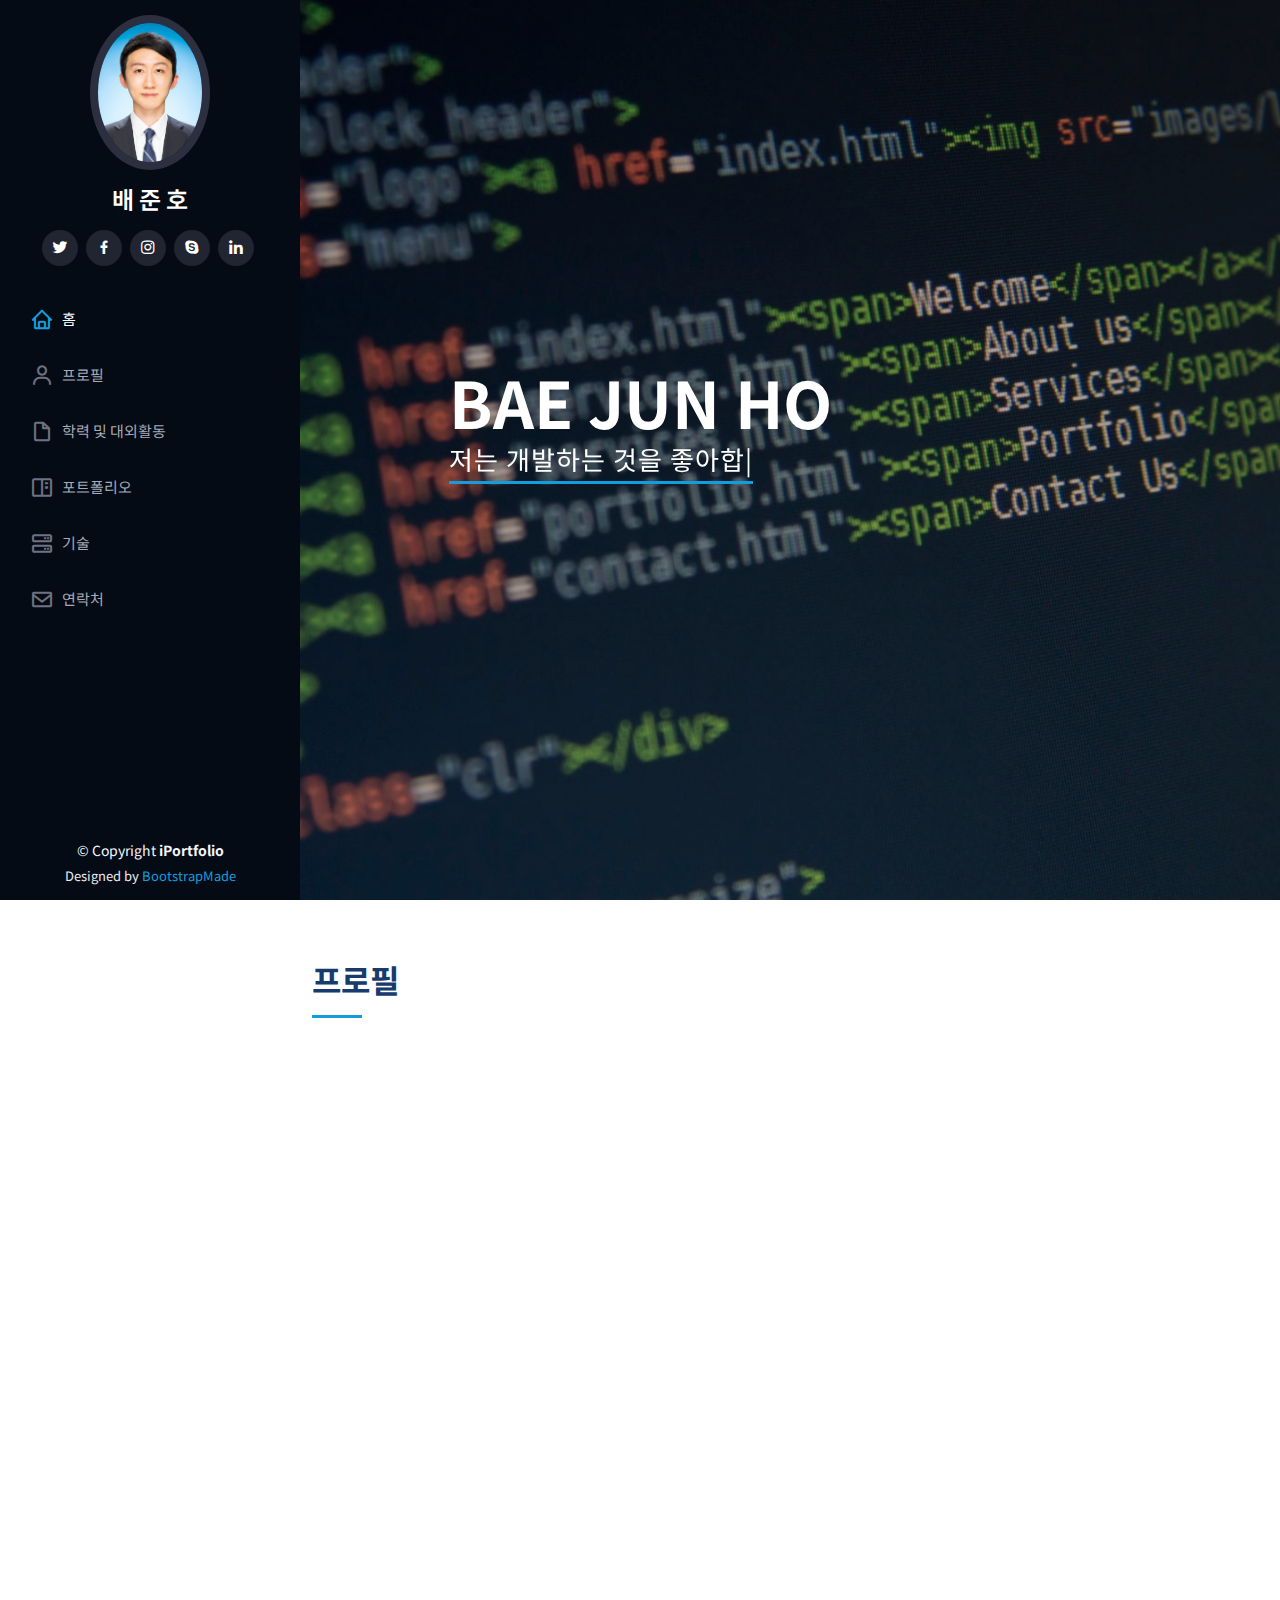
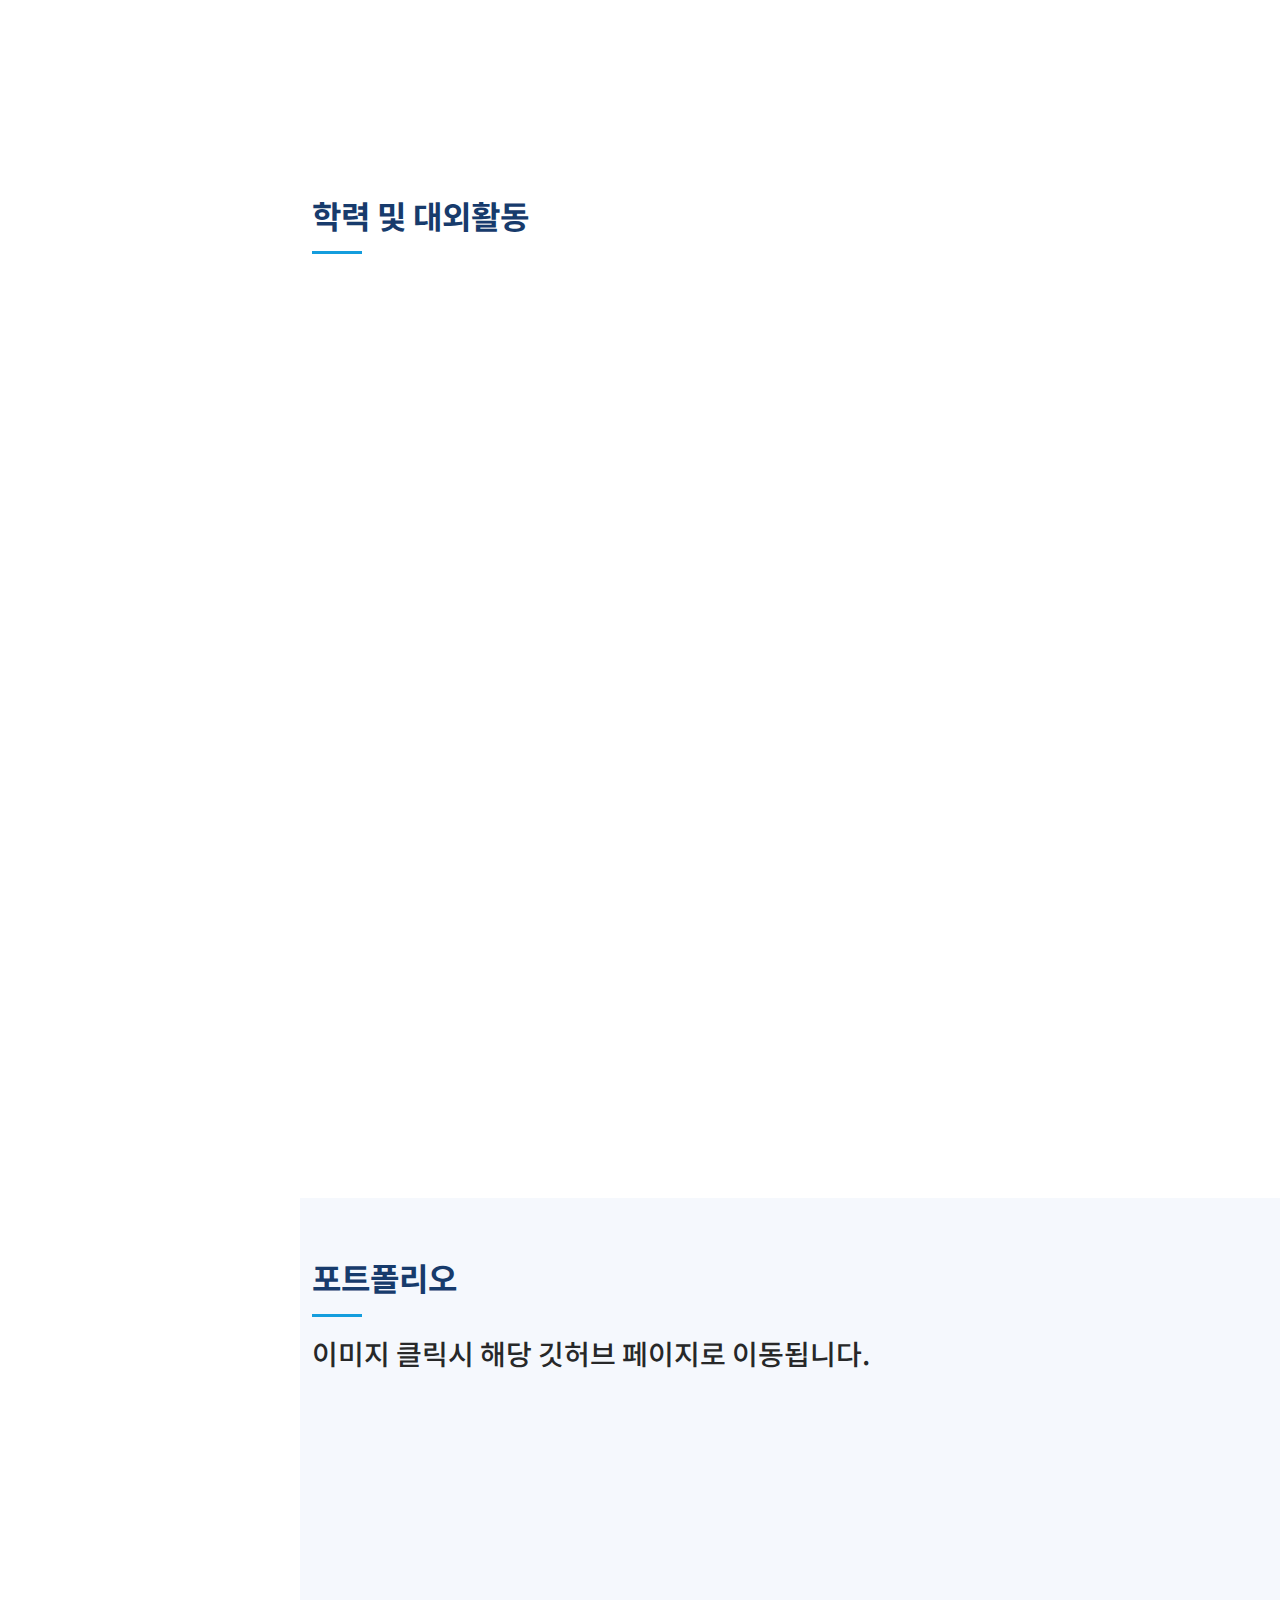
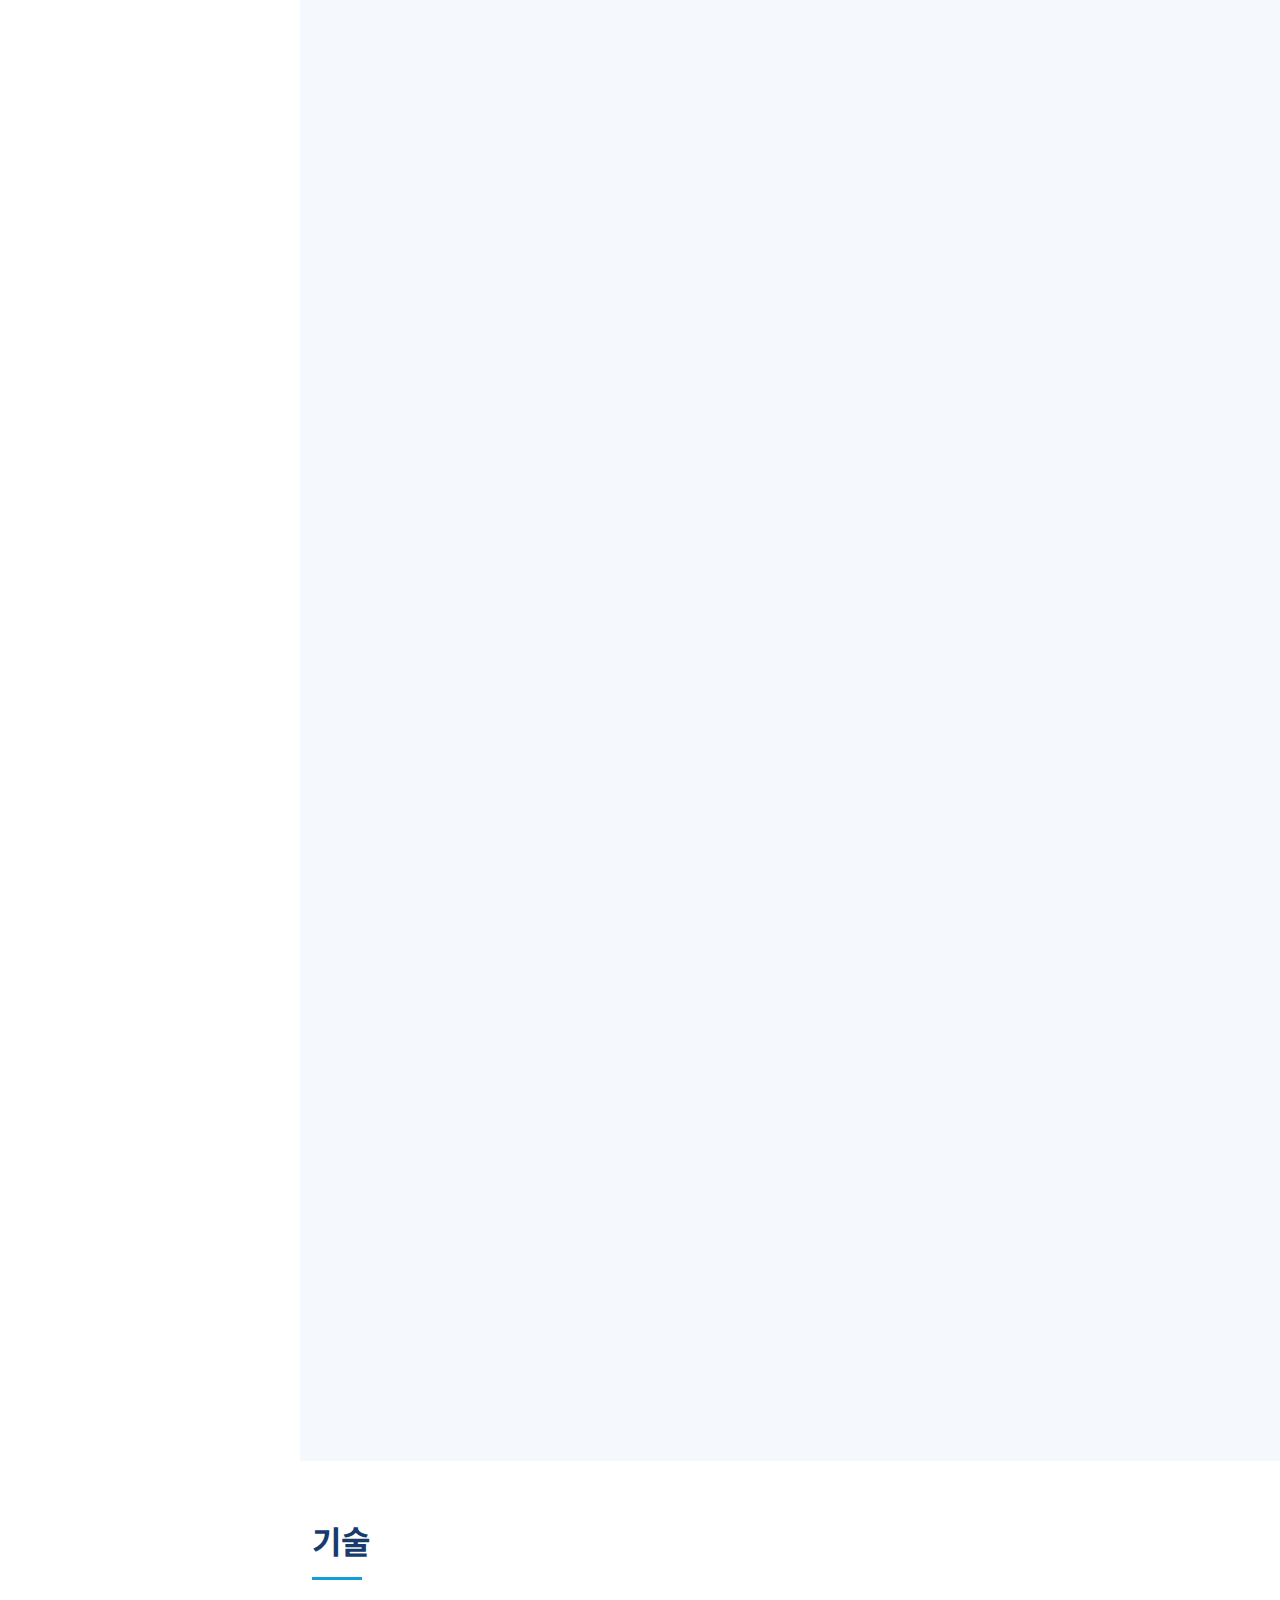
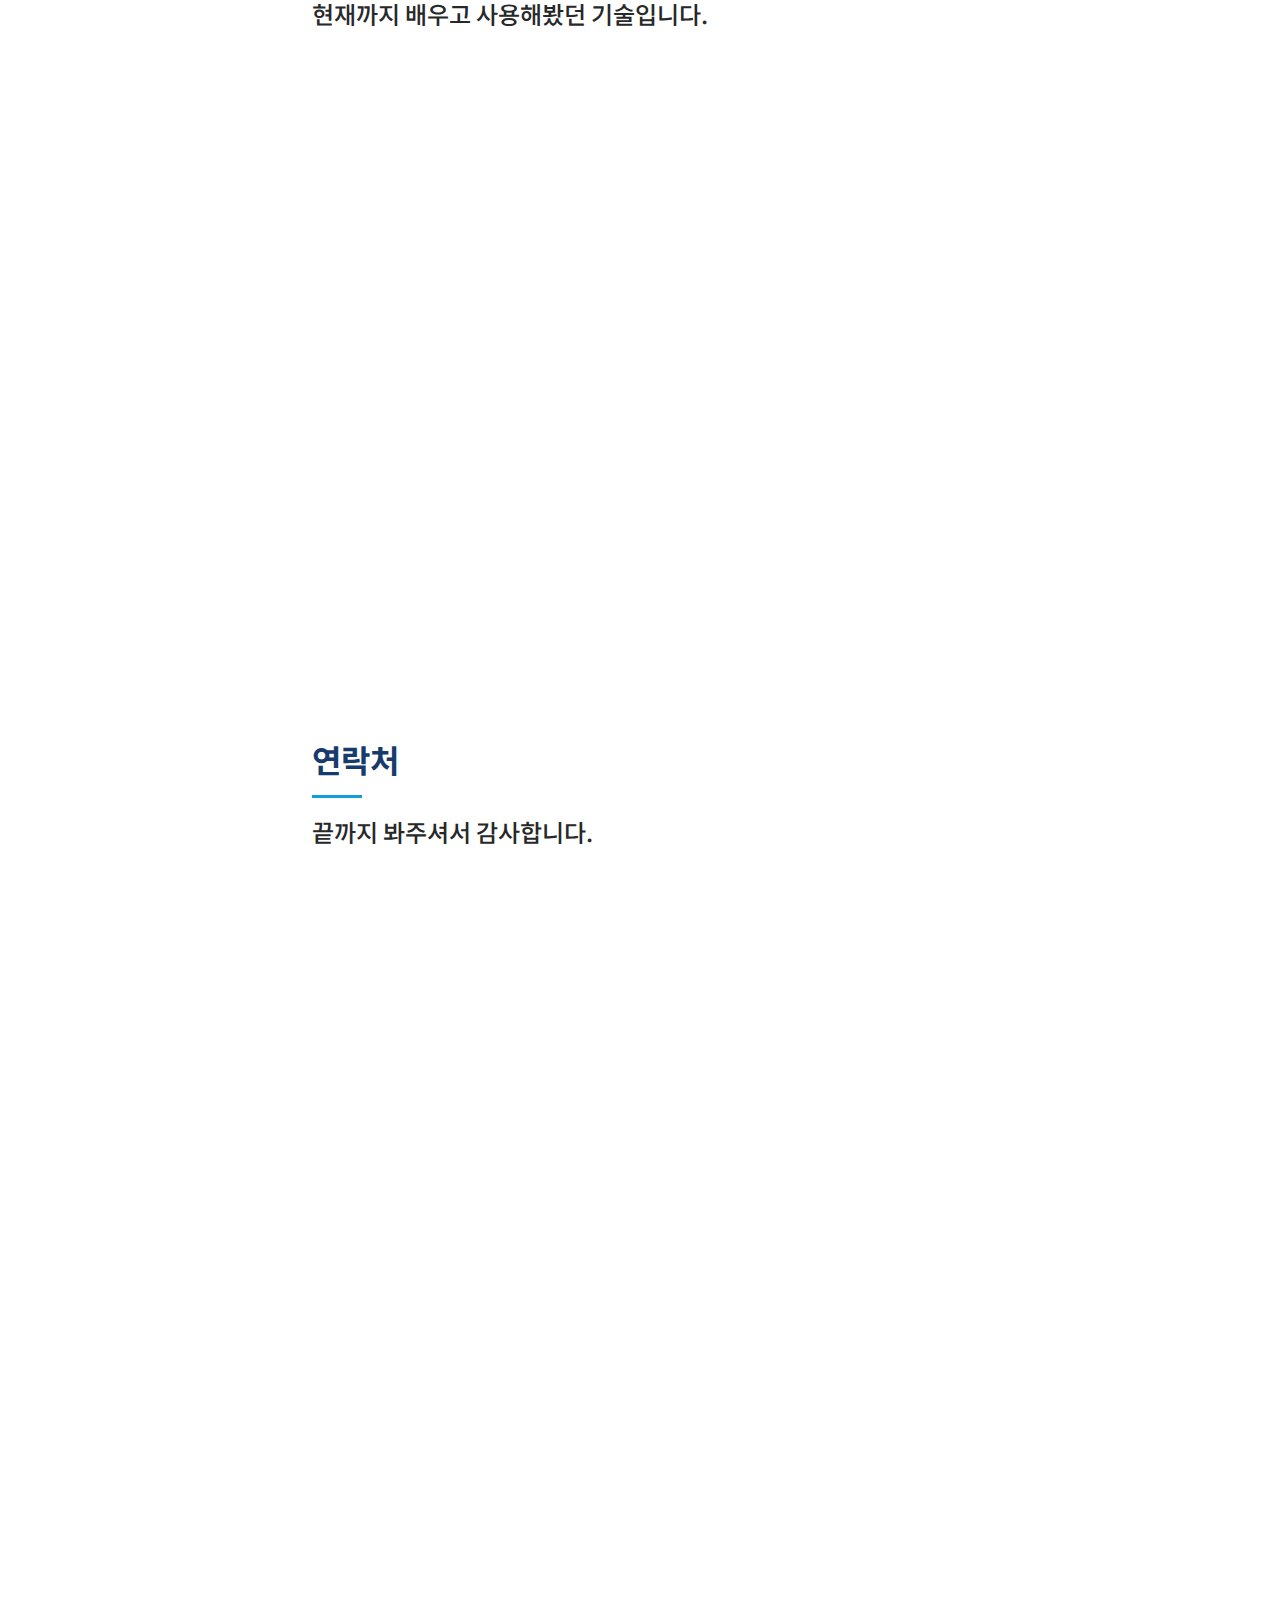
<file: index.html>
<!DOCTYPE html>
<html lang="en">

<head>
  <meta charset="utf-8">
  <meta content="width=device-width, initial-scale=1.0" name="viewport">

  <title>신입 개발자 배준호 포트폴리오 입니다.</title>
  <meta content="" name="description">
  <meta content="" name="keywords">

  <!-- Favicons -->
  <link href="assets/img/favicon.png" rel="icon">
  <link href="assets/img/apple-touch-icon.png" rel="apple-touch-icon">

  <!-- Google Fonts -->
  <link href="https://fonts.googleapis.com/css?family=Open+Sans:300,300i,400,400i,600,600i,700,700i|Raleway:300,300i,400,400i,500,500i,600,600i,700,700i|Poppins:300,300i,400,400i,500,500i,600,600i,700,700i" rel="stylesheet">

  <!-- Vendor CSS Files -->
  <link href="assets/vendor/aos/aos.css" rel="stylesheet">
  <link href="assets/vendor/bootstrap/css/bootstrap.min.css" rel="stylesheet">
  <link href="assets/vendor/bootstrap-icons/bootstrap-icons.css" rel="stylesheet">
  <link href="assets/vendor/boxicons/css/boxicons.min.css" rel="stylesheet">
  <link href="assets/vendor/glightbox/css/glightbox.min.css" rel="stylesheet">
  <link href="assets/vendor/swiper/swiper-bundle.min.css" rel="stylesheet">

  <!-- Template Main CSS File -->
  <link href="assets/css/style.css" rel="stylesheet">

  <!-- =======================================================
  * Template Name: iPortfolio - v3.10.0
  * Template URL: https://bootstrapmade.com/iportfolio-bootstrap-portfolio-websites-template/
  * Author: BootstrapMade.com
  * License: https://bootstrapmade.com/license/
  ======================================================== -->
</head>

<body>

  <!-- ======= Mobile nav toggle button ======= -->
  <i class="bi bi-list mobile-nav-toggle d-xl-none"></i>

  <!-- ======= Header ======= -->
  <header id="header">
    <div class="d-flex flex-column">

      <div class="profile">
        <img src="assets/img/profile-img.jpg" alt="" class="img-fluid rounded-circle">
        <h1 class="text-light"><a href="index.html">배 준 호</a></h1>
        <div class="social-links mt-3 text-center">
          <a href="#" class="twitter"><i class="bx bxl-twitter"></i></a>
          <a href="#" class="facebook"><i class="bx bxl-facebook"></i></a>
          <a href="#" class="instagram"><i class="bx bxl-instagram"></i></a>
          <a href="#" class="google-plus"><i class="bx bxl-skype"></i></a>
          <a href="#" class="linkedin"><i class="bx bxl-linkedin"></i></a>
        </div>
      </div>

      <nav id="navbar" class="nav-menu navbar">
        <ul>
          <li><a href="#hero" class="nav-link scrollto active"><i class="bx bx-home"></i> <span>홈</span></a></li>
          <li><a href="#about" class="nav-link scrollto"><i class="bx bx-user"></i> <span>프로필</span></a></li>
          <li><a href="#resume" class="nav-link scrollto"><i class="bx bx-file-blank"></i> <span>학력 및 대외활동</span></a></li>
          <li><a href="#portfolio" class="nav-link scrollto"><i class="bx bx-book-content"></i> <span>포트폴리오</span></a></li>
          <li><a href="#services" class="nav-link scrollto"><i class="bx bx-server"></i> <span>기술</span></a></li>
          <li><a href="#contact" class="nav-link scrollto"><i class="bx bx-envelope"></i> <span>연락처</span></a></li>
        </ul>
      </nav><!-- .nav-menu -->
    </div>
  </header><!-- End Header -->

  <!-- ======= Hero Section ======= -->
  <section id="hero" class="d-flex flex-column justify-content-center align-items-center">
    <div class="hero-container" data-aos="fade-in">
      <h1>BAE JUN HO</h1>
      <p><span class="typed" data-typed-items="저는 개발하는 것을 좋아합니다.,저는 백엔드 개발자입니다.,제 목표는 풀스택 개발자입니다."></span></p>
    </div>
  </section><!-- End Hero -->

  <main id="main">

    <!-- ======= About Section ======= -->
    <section id="about" class="about">
      <div class="container">

        <div class="section-title">
          <h2>프로필</h2>
        <!--   <p>Magnam dolores commodi suscipit. Necessitatibus eius consequatur ex aliquid fuga eum quidem. Sit sint consectetur velit. Quisquam quos quisquam cupiditate. Et nemo qui impedit suscipit alias ea. Quia fugiat sit in iste officiis commodi quidem hic quas.</p> -->
        </div>
<br><br>
        <div class="row">
          <div class="col-lg-4" data-aos="fade-right">
            <img src="assets/img/profile-img.jpg" class="img-fluid" alt="">
          </div>
          <div class="col-lg-8 pt-4 pt-lg-0 content" data-aos="fade-left">
            <h3>Web Developer</h3>
            <p ><br>
               <H5>매 사에 긍정적이고 열정있는 신입 개발자 <b>배준호</b>입니다.</H5><br>
              <H5>"노력과 열정으로 못하는 일은 없다" 는 제 좌우명입니다.</H5>
              <H5>끈임없이 노력하여 성공하는 개발자가 되겠습니다.</H5>
            </p><br><br>
            <div class="row">
              <div class="col-lg-6">
                <ul>
                  <li><i class="bi bi-chevron-right"></i> <h5><strong>이름 : </strong> <span>배 준 호</span></h5></li>
                  <li><i class="bi bi-chevron-right"></i> <h5><strong>핸드폰 : </strong> <span>010-3353-0047</span></h5></li>
                  <li><i class="bi bi-chevron-right"></i> <h5><strong>이메일 : </strong> <span>bj_ho@naver.com</span></h5></li>
                  <li><i class="bi bi-chevron-right"></i> <h5><strong>주소 : </strong> <span>경기도 고양시 일산서구</span></h5></li>
                </ul>
              </div><br>
<!--               <div class="col-lg-6">
                <ul>
                  <li><i class="bi bi-chevron-right"></i> <strong>Age:</strong> <span>30</span></li>
                  <li><i class="bi bi-chevron-right"></i> <strong>Degree:</strong> <span>Master</span></li>
                  <li><i class="bi bi-chevron-right"></i> <strong>PhEmailone:</strong> <span>email@example.com</span></li>
                  <li><i class="bi bi-chevron-right"></i> <strong>Freelance:</strong> <span>Available</span></li>
                </ul>
              </div> -->
            </div>
 
          </div>
        </div>

      </div>
    </section><!-- End About Section -->
<br><br><br><br>

    <!-- ======= Resume Section ======= -->
    <section id="resume" class="resume">
      <div class="container">

        <div class="section-title">
          <h2>학력 및 대외활동</h2>
        <!--   <p>Magnam dolores commodi suscipit. Necessitatibus eius consequatur ex aliquid fuga eum quidem. Sit sint consectetur velit. Quisquam quos quisquam cupiditate. Et nemo qui impedit suscipit alias ea. Quia fugiat sit in iste officiis commodi quidem hic quas.</p> -->
        </div>

        <div class="row">
          <div class="col-lg-6" data-aos="fade-up">
           <h3 class="resume-title">학력</h3> 
        <div class="resume-item">
              <h4>서울금융고등학교(구 서울경영정보고)</h4>
               <h5>2008 - 2011</h5>
               <p>특성화 서울금융고등학교 졸업(웹 운영과)</p>
              
         </div> 
         <div class="resume-item pb-0">
              <h4>유한대학교</h4>
              <h5>2011 - 2015</h5>
              <p>경영정보학과 졸업</p>
       		<ul>
              <li>대학교에서 C언어와 HTML에 대해 배우면서 코딩에 대해 관심을 가지게 되었습니다.</li>
             </ul>
          </div>
          
            <h3 class="resume-title">대외활동</h3>
            <div class="resume-item">
              <h4>롯데플레저박스 자원봉사 2019년 1차 (독거노인 대상)</h4>
              <h5>2019.04</h5>
            </div>
             <div class="resume-item">
              <h4>롯데플레저박스 자원봉사 2019년 2차 (독거노인 대상)</h4>
              <h5>2019.06</h5>
            </div>
            <div class="resume-item">
              <h4>강남그린컴퓨터아카데미<br><br>- 디지털컨버전스 (JAVA기반 응용SW엔지니어링) 양성훈련 교육</h4>
              <h5>2021.02 - 2021.07</h5>
              <p>전문적인 개발자가 되기위해 국비지원으로 교육받았습니다.</p>
       		<ul>
              <li>Java, jsp, html5, css, jquery, MySQL 등을 사용할 수 있게 되었습니다</li>
             </ul>
            </div>
          </div>
          <div class="col-lg-6" data-aos="fade-up" data-aos-delay="100">
            <h3 class="resume-title">보유 자격증</h3>
            <div class="resume-item">
              <h4>정보처리 기능사</h4>
              <h5>2007.08</h5>
              <p>한국산업인력공단</p>
			</div>
			<div class="resume-item">
              <h4>1종보통 운전면허</h4>
              <h5>2011.04</h5>
			</div>
			<div class="resume-item">
              <h4>전산회계 2급</h4>
              <h5>2014.04</h5>
              <p>한국세무사협회</p>
			</div>
			<div class="resume-item">
              <h4>ERP 인사 정보관리사 2급</h4>
              <h5>2014.06</h5>
              <p>한국생산성본부(KPC)</p>
			</div>
			<div class="resume-item">
              <h4>ERP 생산 정보관리사 2급</h4>
              <h5>2014.06</h5>
               <p>한국생산성본부(KPC)</p>
			</div>
			<div class="resume-item">
              <h4>컴퓨터활용능력 1급</h4>
              <h5>2019.11</h5>
               <p>대한상공회의소</p>
			</div>
          </div>
        </div>

      </div>
    </section><!-- End Resume Section -->

    <!-- ======= Portfolio Section ======= -->
    <section id="portfolio" class="portfolio section-bg">
      <div class="container">

        <div class="section-title">
          <h2>포트폴리오</h2>
          <h3>이미지 클릭시 해당 깃허브 페이지로 이동됩니다.</h3>
        </div>

        <div class="row" data-aos="fade-up">
          <div class="col-lg-12 d-flex justify-content-center">
            <ul id="portfolio-flters">
              <li data-filter="*" class="filter-active">All</li>
              <li data-filter=".filter-app">jsp</li>
              <li data-filter=".filter-card">Spring</li>
            </ul>
          </div>
        </div>

        <div class="row portfolio-container" data-aos="fade-up" data-aos-delay="100" >
		<div>
          <div class="col-lg-4 col-md-6 portfolio-item filter-app" style="padding:0 10px 0 10px;">
             <a href="https://github.com/rocket-duo/inMyGarden" target="_blank" style="cursor:pointer; color:black;">
             <div class="portfolio-wrap" style="text-align:center;">
             <img src="assets/img/portfolio/portfolio-1.png" class="img-fluid" alt="">
                <div class="portfolio-links">
            	 <h3>나의 작은 텃밭</h3>
              </div>
            </div></a>
            <br>
            <h4><a class="portfolio-links" href="https://github.com/rocket-duo/inMyGarden" target="_blank">[Github Link]</a></h4>
            <h4>개인 프로젝트 - 나의 작은 텃밭</h4>       
            <hr>     
            <h6>프로젝트 기간 : 21.05.13 ~ 21.07.15</h6>
            <hr>
            <h6>프로젝트 방식 : jsp / MVC2모델</h6><br>
            <h6>개발 인원 : 3명</h6><br>
            <h6>개발 도구 : Eclipse, MySQL Workbench 8.0</h6><br>
            <h6>사용 언어 : java1.8, html5, css3, javascript, jquery</h6><br>
            <h6>형상관리 툴 : GitHub</h6>
            <hr>
            <h6>프로젝트 설명</h6>
            <br>
            <h6>국비지원으로 학원을다니며 처음 만든 팀프로젝트입니다.</h6>
            <h6>나의작은텃밭은 MVC2모델로 제작된 쇼핑몰 입니다.</h6>
            <h6>쇼핑몰 기능으로는</h6><h6>회원관련 - 가입/탈퇴, 로그인/로그아웃, 정보수정 <br>상품관련 - 상품목록/상품상세정보 <br>주문관련 - 주문/장바구니/결제 <br>마이페이지 - 마이페이지/회원정보수정/주문조회</h6><h6>입니다.</h6>
            <h6>제가 맡아서 개발한 부분은<br> <b>DB모델링, 주문/장바구니/결제/주문조회 기능</b> 입니다.</h6>
            <h6>주문 기능을 개발하면서 장바구니관련 부분은 굉장히 복잡하였습니다.</h6>
            <h6>장바구니에 상품을 추가할시 ajax를 통해 동적으로 상품id와 수량이 변경되도록 하였고 스크립틀릿을 통해 화면에 송출되게 개발했습니다.</h6>
         </div>
          </div>
          <div>
          <div class="col-lg-4 col-md-6 portfolio-item filter-card"  style="padding:0 10px 0 10px;">
            <a href="https://github.com/chamjoo/pokerium" target="_blank" style="cursor:pointer; color:black;">
            <div class="portfolio-wrap">
             <img src="assets/img/portfolio/portfolio-2.png" class="img-fluid" alt="">
              <div class="portfolio-links">
                 <h3>포케리움</h3>
              </div>
            </div>
            </a>
            <br>
            <h4><a class="portfolio-links" href="https://github.com/chamjoo/pokerium" target="_blank">[Github Link]</a></h4>
            <h4>개인 프로젝트 - 포케리움(PoKéRíum)</h4>       
            <hr>     
            <h6>프로젝트 기간 : 23.01.08 ~ 23.~</h6>
            <hr>
            <h6>프로젝트 방식 : Spring MVC</h6><br>
            <h6>개발 인원 : 2명</h6><br>
            <h6>개발 도구 : <br>Spring-tool-suite(sts-3.9.11.RELEASE),<br> MySQL Workbench 8.0</h6><br>
            <h6>개발 환경 : <br>Springframework 5.0.6, java1.8, html5, css3,<br> javascript, jquery, MyBatis 3.3.0, JSTL 1.2, Maven 4.0.0, aspectjweaver 1.8.8</h6>
            <h6>형상관리 툴 : GitHub</h6>
            <hr>
            <h6>프로젝트 설명</h6>
            <br>
            <h6>인터넷 강의를 들으며 Spring framework 를 공부했고 </h6>
            <h6>포케리움은 Spring MVC기반으로 제작중인 웹사이트입니다.</h6>
            <h6>웹사이트 기능으로는</h6><h6>회원관련 - 가입/탈퇴, 로그인/로그아웃, 정보수정 <br>상품관련 - 상품목록/상품상세정보 <br>주문관련 - 주문/장바구니/결제 <br>마이페이지 - 마이페이지/회원정보수정/주문조회<br>커뮤니티 - 자유게시판/자랑게시판 글쓰기/수정/삭제 <br>댓글 및 대댓글쓰기/수정/삭제<br>포켓몬도감 - 포켓몬목록/상세정보조회</h6><h6>입니다.</h6>
            <h6>제가 맡아서 개발을 진행 중인 부분은<br> <b>DB모델링, 회원관련, 자유게시판 관련된 기능</b> 입니다.</h6>
            <h6>회원 기능중 Aop를 통해 비밀번호 를 SHA-256 으로 암호화 하였고, 회원가입/수정/로그인 기능에 적용시켰습니다.</h6>
            <h6>자유게시판은 웹의 기본이되는 CRUD 방식으로 개발을 진행하였고, 댓글 및 대댓글 기능을 개발하였습니다.</h6>
            
            
            </div>

          </div>

		<div class="col-lg-4 col-md-6 portfolio-item filter-card"  style="padding:0 10px 0 10px;">
            <a href="https://github.com/junho0047/ifou_mobile_was_bootJpa" target="_blank" style="cursor:pointer; color:black;">
            <div class="portfolio-wrap">
             <img src="assets/img/portfolio/portfolio-3.png" class="img-fluid" alt="">
              <div class="portfolio-links">
                 <h3>nIFOU 모바일</h3>
              </div>
            </div>
            </a>
            <br>
            <h4><a class="portfolio-links" href="https://github.com/junho0047/ifou_mobile_was_bootJpa" target="_blank">[Github Link]</a></h4>
            <h4>팀 프로젝트 - nIFOU 모바일</h4>       
            <hr>     
            <h6>프로젝트 기간 : 24.05.15 ~ 24.07.31</h6>
            <hr>
            <h6>프로젝트 방식 : <br>React(FRONT-END) / Spring boot-JPA(BACK-END)</h6><br>
            <h6>개발 인원 : 2명</h6><br>
            <h6>개발 도구 : IntelliJ,<br> Visual Studio Code,<br>DBeaver </h6><br>
            <h6>개발 환경 : <br>Spring-boot 2.7.11, java1.8, React,<br>gradle, JPA(JPQL), lombok, JSON, log4j2, ORACLE</h6>
            <h6>형상관리 툴 : GitHub</h6>
            <hr>
            <h6>프로젝트 설명</h6>
            <br>
            <h6>IFOU(아이포유)는 사용자에게 발생되는 신용카드결제,<br> 모바일결제(PG) 및 현금/현금IC 등<br> 실시간 VAN 거래 데이터 송수신을 기본으로 한 곳에서 한번의 로그인으로 통합관리가 가능한 솔루션입니다. </h6>
            <h6>이러한 IFOU를 빠르고 간편한 정보를 제공하는 모바일버전을 개발하였습니다. </h6>
            <h6>제가 담당하여 개발한 기능으로는</h6><h6><b>유저조회 API</b> <br>- 로그인관련, 비밀번호 암호화(SHA256), JWT 토큰인증방식<br><b>대시보드 조회 API</b><br>- 전일매출현황, 당일입금현황, 매출통계
            <br><b>집계 조회 API</b> <br> - 카드사별 / 단말기별 / 현금영수증 / 현금IC / 입금조회 / 매출대비입금조회<br>
            <h6>입니다.</h6>
            <h6>was를 담당하게되어 Spring boot / JPA로 개발을 진행하였고, 내장톰캣을 사용하여 Linux서버에 배포까지 진행하였습니다.</h6>
            <h6>web은 부담당자로 React-axios 개발진행하였습니다.</h6>
            
            
            </div>

        </div>

      </div>
    </section><!-- End Portfolio Section -->

    <!-- ======= Services Section ======= -->
    <section id="services" class="services">
      <div class="container">

        <div class="section-title">
          <h2>기술</h2>
          <h4>현재까지 배우고 사용해봤던 기술입니다.</h4>
        </div>

        <div class="row">
          <div class="col-lg-4 col-md-6 icon-box" data-aos="fade-up">
            <div class="icon"><i class="bi"></i></div>
            <h4 class="title"><a href="">언어</a></h4>
            <p class="description">JAVA, PHP<br>HTML5<br>CSS<br>javaScript<br>jQuery<br>SQL<br>Linux, Ubuntu</p>
          </div>
          <div class="col-lg-4 col-md-6 icon-box" data-aos="fade-up" data-aos-delay="100">
            <div class="icon"><i class="bi"></i></div>
            <h4 class="title"><a href="">백엔드</a></h4>
            <p class="description">Spring Framework<br>Spring boot<br>JPA(JPQL)<br>MyBatis<br>jsp/servlet(스크립틀릿)<br>JDBC<br>JSTL<br>Spring AOP<br>Apachi NIFI<br></p>
          </div>
          <div class="col-lg-4 col-md-6 icon-box" data-aos="fade-up" data-aos-delay="200">
            <div class="icon"><i class="bi"></i></div>
            <h4 class="title"><a href="">DataBase</a></h4>
            <p class="description">MySQL<br>Oracle<br>postgresql<br>H2DB<br>DB2</p>
          </div>
          <div class="col-lg-4 col-md-6 icon-box" data-aos="fade-up" data-aos-delay="300">
            <div class="icon"><i class="bi"></i></div>
            <h4 class="title"><a href="">툴</a></h4>
            <p class="description">Eclipse<br>IntelliJ<br>STS(Spring-tool-suite)<br>Visual Studio Code<br>mobaXterm<br>dbeaver<br>GitHub<br>GitLab</p>
          </div>
  
        </div>

      </div>
    </section><!-- End Services Section -->

   
    <!-- ======= Contact Section ======= -->
    <section id="contact" class="contact">
      <div class="container">

        <div class="section-title">
          <h2>연락처</h2>
          <h4>끝까지 봐주셔서 감사합니다.</h4>
        </div>

        <div class="row" data-aos="fade-in">

          <div class="col-lg-5 d-flex align-items-stretch" style="width:900px; margin:0 auto; ">
             
            <div class="info">
             <div class="address">
                <i class="bi bi-person-rolodex"></i>
                <h4>이름:</h4>
                <p>배준호</p>
              </div>
              <div class="address">
                <i class="bi bi-geo-alt"></i>
                <h4>주소:</h4>
                <p>경기도 고양시 일산서구</p>
              </div>

              <div class="email">
                <i class="bi bi-envelope"></i>
                <h4>이메일:</h4>
                <p>bj_ho@naver.com</p>
              </div>

              <div class="phone">
                <i class="bi bi-phone"></i>
                <h4>전화번호:</h4>
                <p>010-3353-0047</p>
              </div>
				<iframe src="https://www.google.com/maps/embed?pb=!1m18!1m12!1m3!1d12631.26262737649!2d126.74129879133955!3d37.6770391764363!2m3!1f0!2f0!3f0!3m2!1i1024!2i768!4f13.1!3m3!1m2!1s0x357c8f88198a9bb3%3A0xea83a257f56c1eb0!2z6rK96riw64-EIOqzoOyWkeyLnCDsnbzsgrDshJzqtawg64yA7ZmU64-Z!5e0!3m2!1sko!2skr!4v1675246889940!5m2!1sko!2skr" frameborder="0" style="border:0; width: 100%; height: 290px;" allowfullscreen></iframe>
              
            </div>

          </div>


        </div>

      </div>
    </section><!-- End Contact Section -->

  </main><!-- End #main -->

  <!-- ======= Footer ======= -->
  <footer id="footer">
    <div class="container">
      <div class="copyright">
        &copy; Copyright <strong><span>iPortfolio</span></strong>
      </div>
      <div class="credits">
        <!-- All the links in the footer should remain intact. -->
        <!-- You can delete the links only if you purchased the pro version. -->
        <!-- Licensing information: https://bootstrapmade.com/license/ -->
        <!-- Purchase the pro version with working PHP/AJAX contact form: https://bootstrapmade.com/iportfolio-bootstrap-portfolio-websites-template/ -->
        Designed by <a href="https://bootstrapmade.com/">BootstrapMade</a>
      </div>
    </div>
  </footer><!-- End  Footer -->

  <a href="#" class="back-to-top d-flex align-items-center justify-content-center"><i class="bi bi-arrow-up-short"></i></a>

  <!-- Vendor JS Files -->
  <script src="assets/vendor/purecounter/purecounter_vanilla.js"></script>
  <script src="assets/vendor/aos/aos.js"></script>
  <script src="assets/vendor/bootstrap/js/bootstrap.bundle.min.js"></script>
  <script src="assets/vendor/glightbox/js/glightbox.min.js"></script>
  <script src="assets/vendor/isotope-layout/isotope.pkgd.min.js"></script>
  <script src="assets/vendor/swiper/swiper-bundle.min.js"></script>
  <script src="assets/vendor/typed.js/typed.min.js"></script>
  <script src="assets/vendor/waypoints/noframework.waypoints.js"></script>
  <script src="assets/vendor/php-email-form/validate.js"></script>

  <!-- Template Main JS File -->
  <script src="assets/js/main.js"></script>

</body>

</html>
</file>
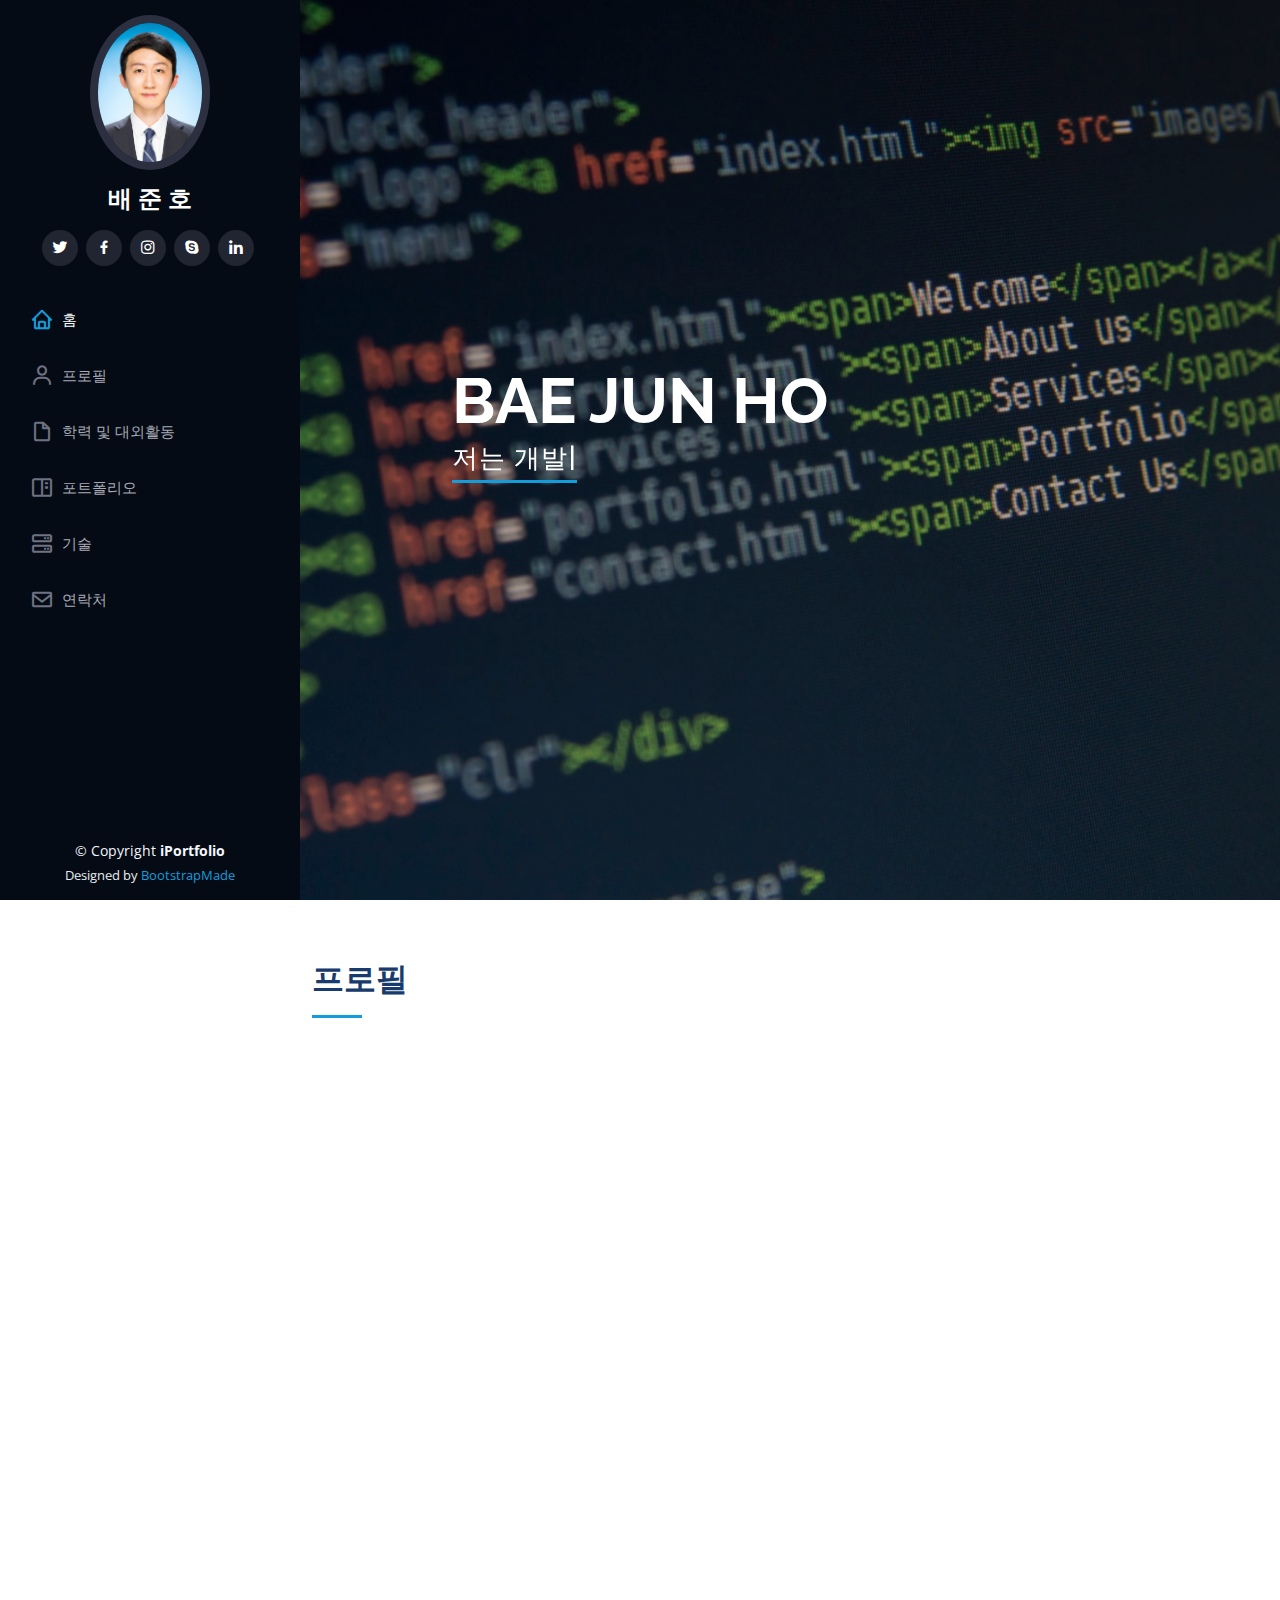
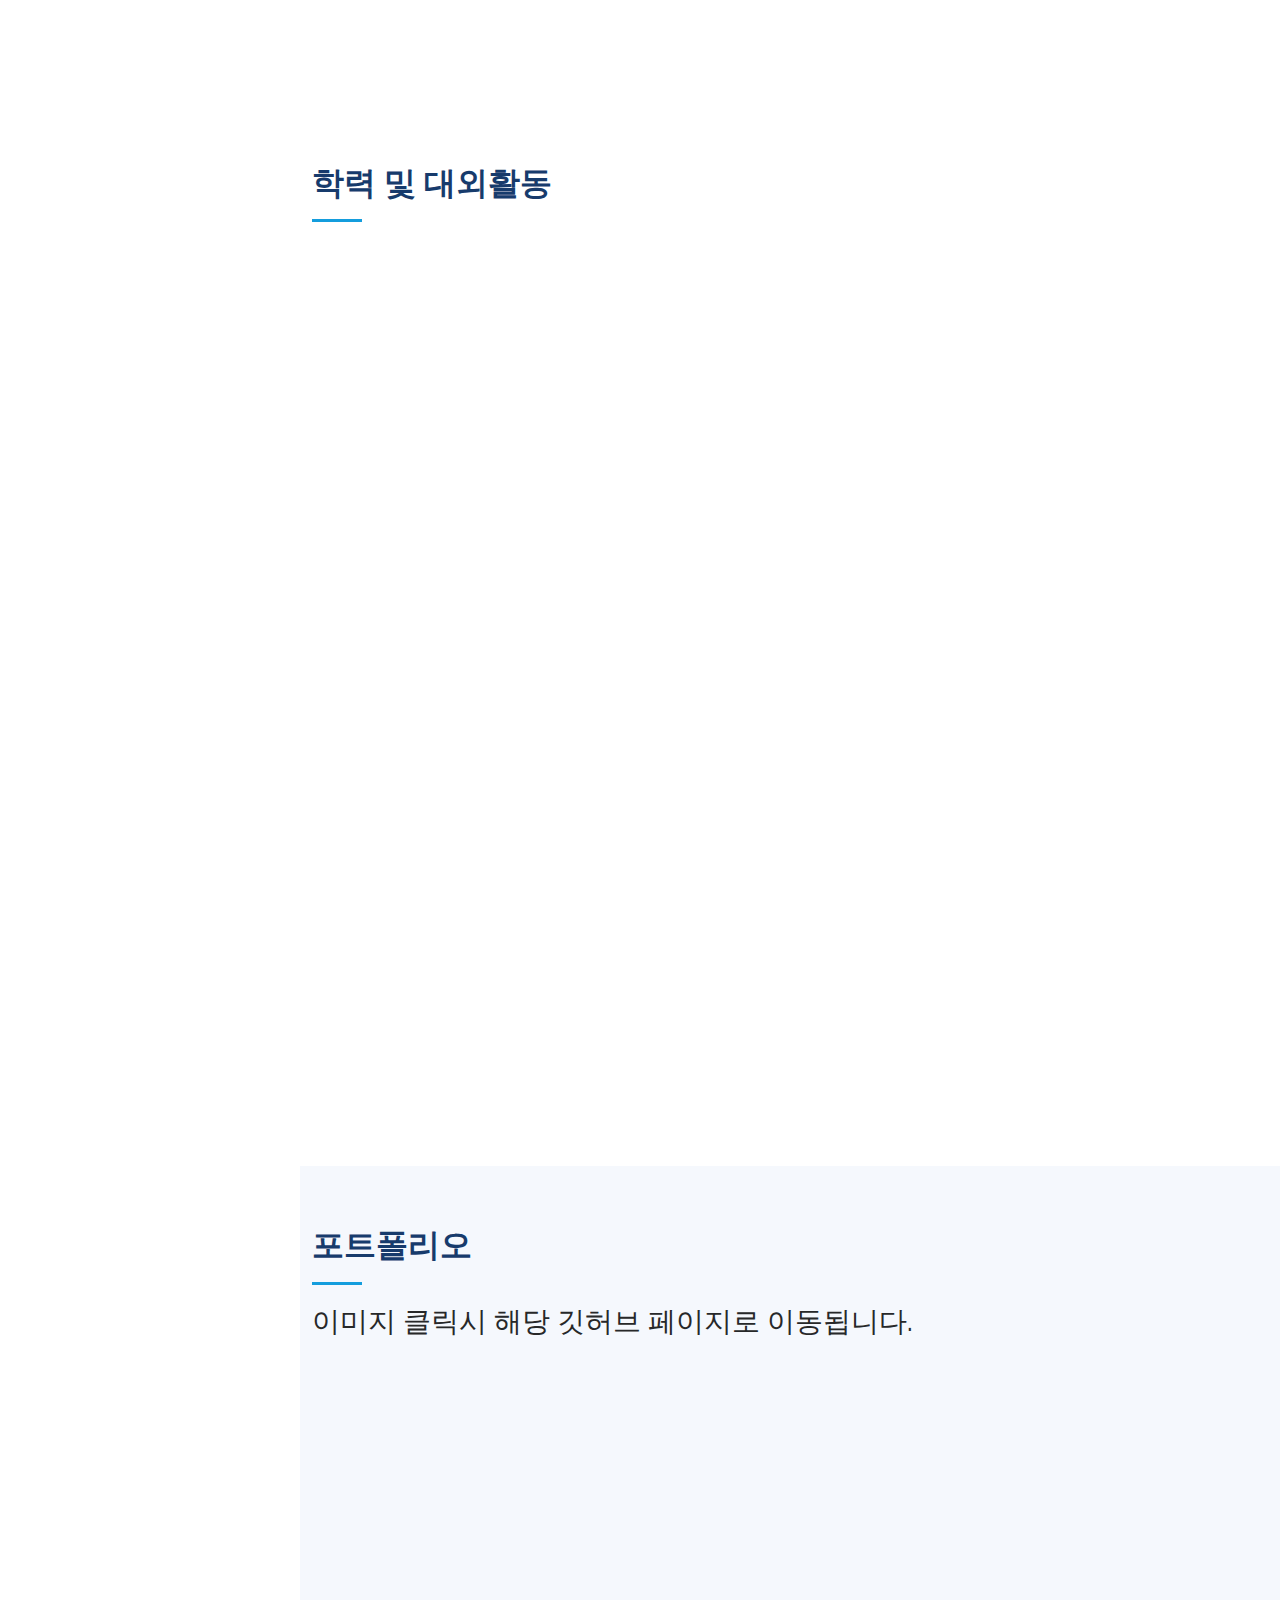
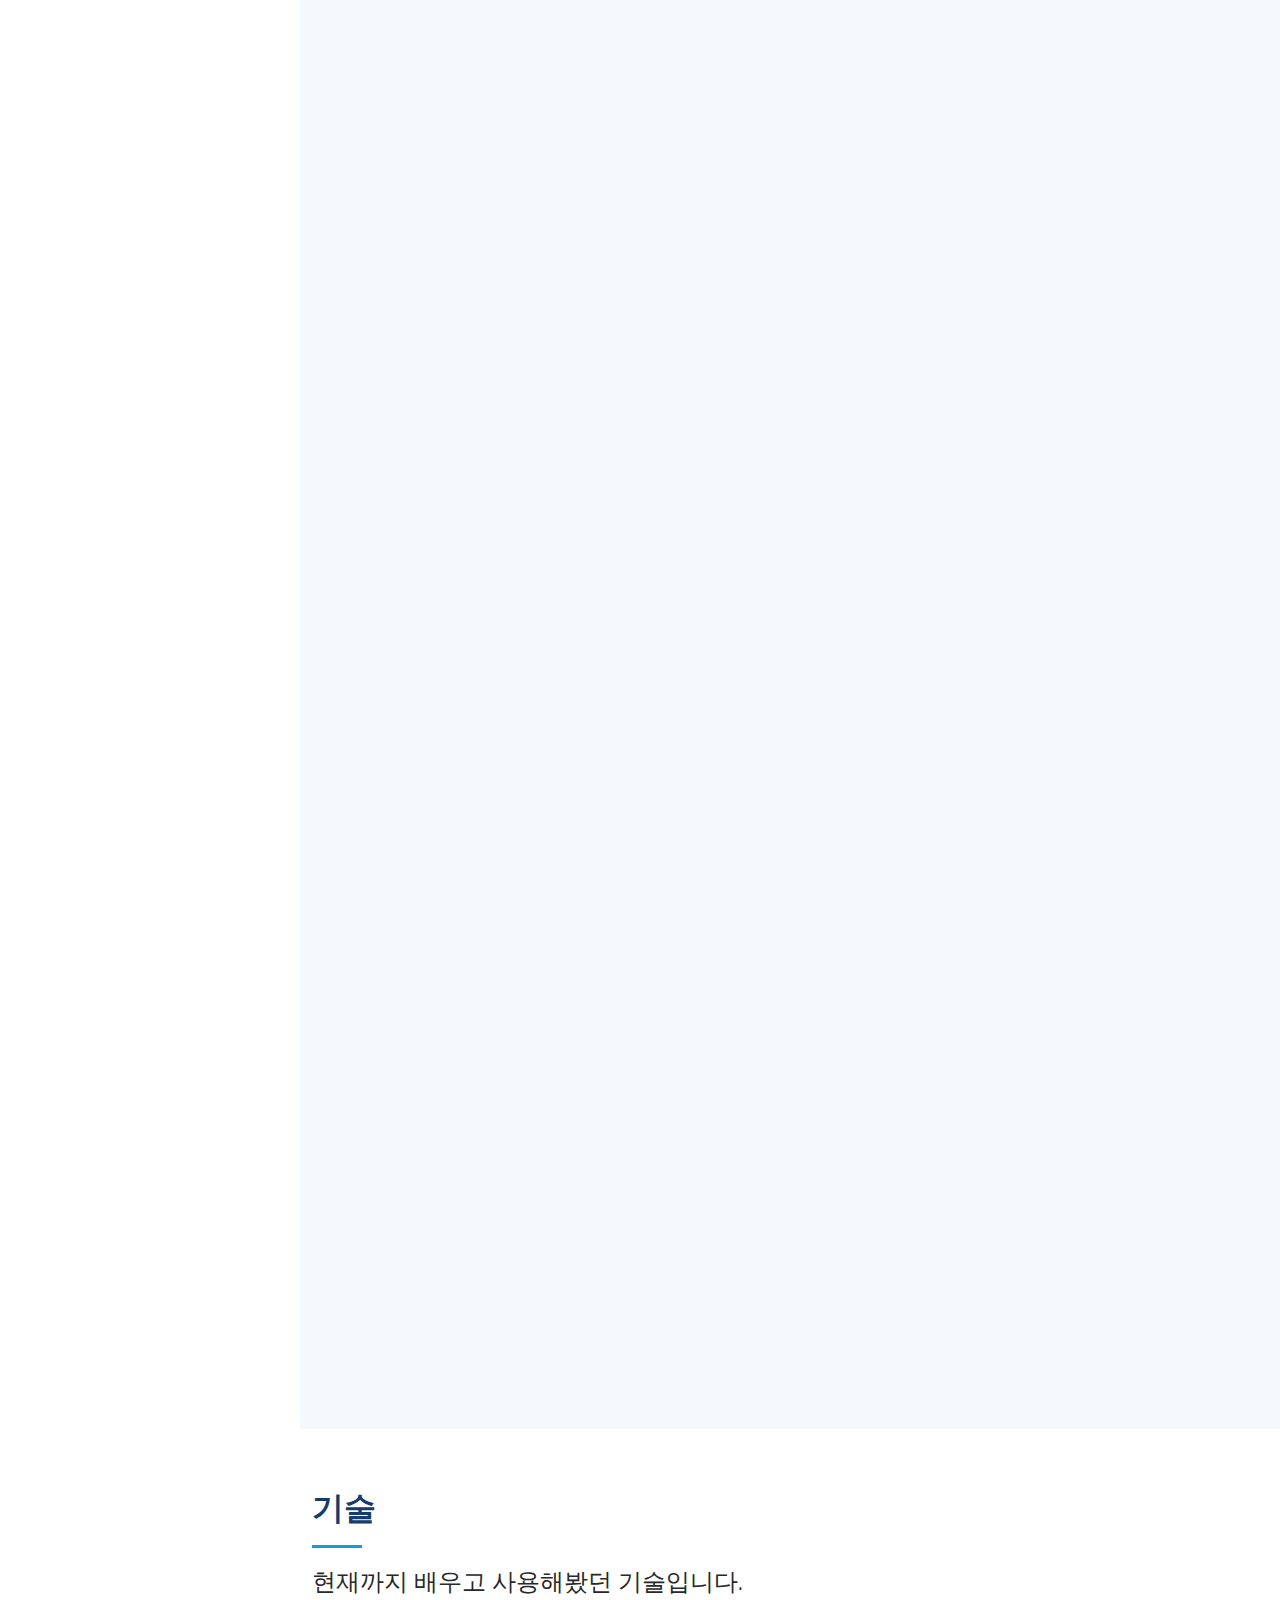
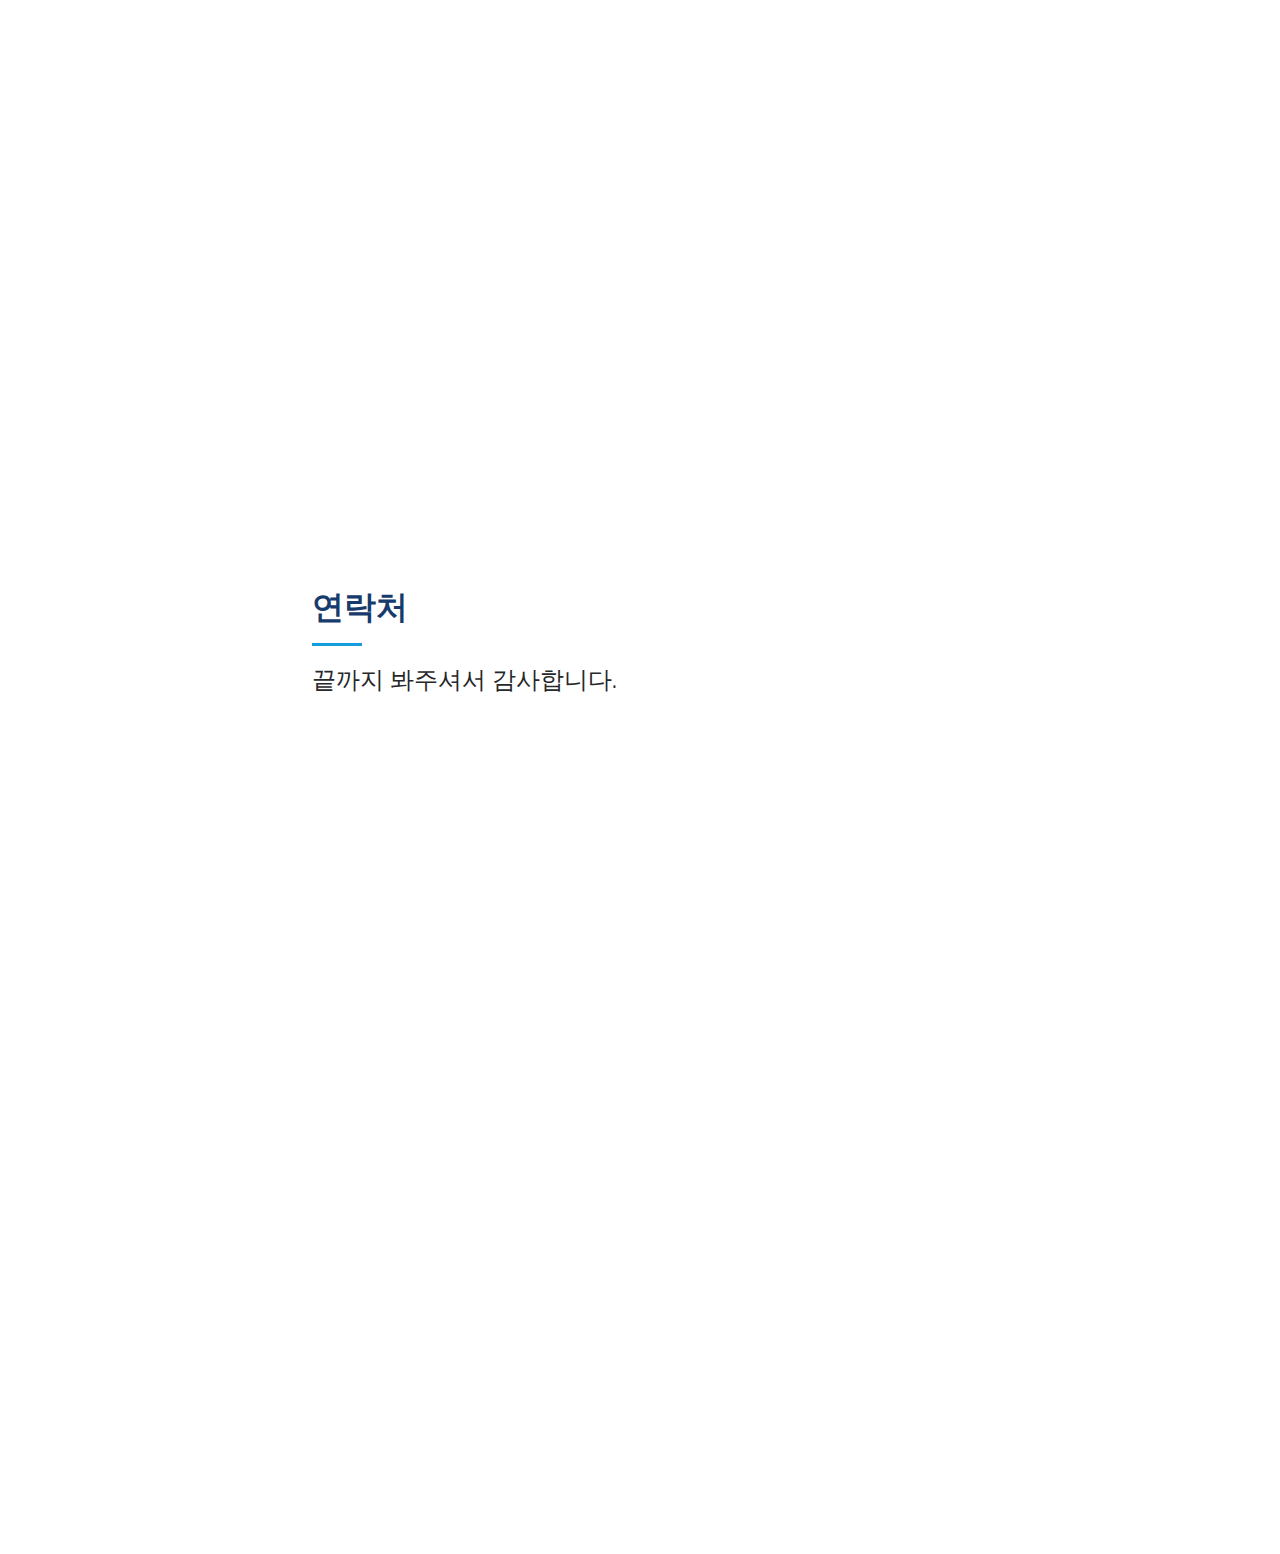
<file: iPortfolio/index.html>
<!DOCTYPE html>
<html lang="en">

<head>
  <meta charset="utf-8">
  <meta content="width=device-width, initial-scale=1.0" name="viewport">

  <title>신입 개발자 배준호 포트폴리오 입니다.</title>
  <meta content="" name="description">
  <meta content="" name="keywords">

  <!-- Favicons -->
  <link href="assets/img/favicon.png" rel="icon">
  <link href="assets/img/apple-touch-icon.png" rel="apple-touch-icon">

  <!-- Google Fonts -->
  <link href="https://fonts.googleapis.com/css?family=Open+Sans:300,300i,400,400i,600,600i,700,700i|Raleway:300,300i,400,400i,500,500i,600,600i,700,700i|Poppins:300,300i,400,400i,500,500i,600,600i,700,700i" rel="stylesheet">

  <!-- Vendor CSS Files -->
  <link href="assets/vendor/aos/aos.css" rel="stylesheet">
  <link href="assets/vendor/bootstrap/css/bootstrap.min.css" rel="stylesheet">
  <link href="assets/vendor/bootstrap-icons/bootstrap-icons.css" rel="stylesheet">
  <link href="assets/vendor/boxicons/css/boxicons.min.css" rel="stylesheet">
  <link href="assets/vendor/glightbox/css/glightbox.min.css" rel="stylesheet">
  <link href="assets/vendor/swiper/swiper-bundle.min.css" rel="stylesheet">

  <!-- Template Main CSS File -->
  <link href="assets/css/style.css" rel="stylesheet">

  <!-- =======================================================
  * Template Name: iPortfolio - v3.10.0
  * Template URL: https://bootstrapmade.com/iportfolio-bootstrap-portfolio-websites-template/
  * Author: BootstrapMade.com
  * License: https://bootstrapmade.com/license/
  ======================================================== -->
</head>

<body>

  <!-- ======= Mobile nav toggle button ======= -->
  <i class="bi bi-list mobile-nav-toggle d-xl-none"></i>

  <!-- ======= Header ======= -->
  <header id="header">
    <div class="d-flex flex-column">

      <div class="profile">
        <img src="assets/img/profile-img.jpg" alt="" class="img-fluid rounded-circle">
        <h1 class="text-light"><a href="index.html">배 준 호</a></h1>
        <div class="social-links mt-3 text-center">
          <a href="#" class="twitter"><i class="bx bxl-twitter"></i></a>
          <a href="#" class="facebook"><i class="bx bxl-facebook"></i></a>
          <a href="#" class="instagram"><i class="bx bxl-instagram"></i></a>
          <a href="#" class="google-plus"><i class="bx bxl-skype"></i></a>
          <a href="#" class="linkedin"><i class="bx bxl-linkedin"></i></a>
        </div>
      </div>

      <nav id="navbar" class="nav-menu navbar">
        <ul>
          <li><a href="#hero" class="nav-link scrollto active"><i class="bx bx-home"></i> <span>홈</span></a></li>
          <li><a href="#about" class="nav-link scrollto"><i class="bx bx-user"></i> <span>프로필</span></a></li>
          <li><a href="#resume" class="nav-link scrollto"><i class="bx bx-file-blank"></i> <span>학력 및 대외활동</span></a></li>
          <li><a href="#portfolio" class="nav-link scrollto"><i class="bx bx-book-content"></i> <span>포트폴리오</span></a></li>
          <li><a href="#services" class="nav-link scrollto"><i class="bx bx-server"></i> <span>기술</span></a></li>
          <li><a href="#contact" class="nav-link scrollto"><i class="bx bx-envelope"></i> <span>연락처</span></a></li>
        </ul>
      </nav><!-- .nav-menu -->
    </div>
  </header><!-- End Header -->

  <!-- ======= Hero Section ======= -->
  <section id="hero" class="d-flex flex-column justify-content-center align-items-center">
    <div class="hero-container" data-aos="fade-in">
      <h1>BAE JUN HO</h1>
      <p><span class="typed" data-typed-items="저는 개발하는것을 좋아합니다.,저는 백엔드 개발자입니다.,제 목표는 풀스택 개발자입니다."></span></p>
    </div>
  </section><!-- End Hero -->

  <main id="main">

    <!-- ======= About Section ======= -->
    <section id="about" class="about">
      <div class="container">

        <div class="section-title">
          <h2>프로필</h2>
        <!--   <p>Magnam dolores commodi suscipit. Necessitatibus eius consequatur ex aliquid fuga eum quidem. Sit sint consectetur velit. Quisquam quos quisquam cupiditate. Et nemo qui impedit suscipit alias ea. Quia fugiat sit in iste officiis commodi quidem hic quas.</p> -->
        </div>
<br><br>
        <div class="row">
          <div class="col-lg-4" data-aos="fade-right">
            <img src="assets/img/profile-img.jpg" class="img-fluid" alt="">
          </div>
          <div class="col-lg-8 pt-4 pt-lg-0 content" data-aos="fade-left">
            <h3>Web Developer</h3>
            <p ><br>
               매 사에 긍정적이고 열정있는 신입 개발자 배준호입니다.<br><br>
              "노력과 열정으로 못하는 일은 없다" 는 제 좌우명입니다.<br>
              끈임없이 노력하여 성공하는 개발자가 되겠습니다.
              
      
            </p><br><br>
            <div class="row">
              <div class="col-lg-6">
                <ul>
                  <li><i class="bi bi-chevron-right"></i> <h5><strong>이름 : </strong> <span>배 준 호</span></h5></li>
                  <li><i class="bi bi-chevron-right"></i> <h5><strong>핸드폰 : </strong> <span>010-3353-0047</span></h5></li>
                  <li><i class="bi bi-chevron-right"></i> <h5><strong>이메일 : </strong> <span>bj_ho@naver.com</span></h5></li>
                  <li><i class="bi bi-chevron-right"></i> <h5><strong>주소 : </strong> <span>경기도 고양시 일산서구</span></h5></li>
                </ul>
              </div><br>
<!--               <div class="col-lg-6">
                <ul>
                  <li><i class="bi bi-chevron-right"></i> <strong>Age:</strong> <span>30</span></li>
                  <li><i class="bi bi-chevron-right"></i> <strong>Degree:</strong> <span>Master</span></li>
                  <li><i class="bi bi-chevron-right"></i> <strong>PhEmailone:</strong> <span>email@example.com</span></li>
                  <li><i class="bi bi-chevron-right"></i> <strong>Freelance:</strong> <span>Available</span></li>
                </ul>
              </div> -->
            </div>
 
          </div>
        </div>

      </div>
    </section><!-- End About Section -->
<br><br><br><br>

    <!-- ======= Resume Section ======= -->
    <section id="resume" class="resume">
      <div class="container">

        <div class="section-title">
          <h2>학력 및 대외활동</h2>
        <!--   <p>Magnam dolores commodi suscipit. Necessitatibus eius consequatur ex aliquid fuga eum quidem. Sit sint consectetur velit. Quisquam quos quisquam cupiditate. Et nemo qui impedit suscipit alias ea. Quia fugiat sit in iste officiis commodi quidem hic quas.</p> -->
        </div>

        <div class="row">
          <div class="col-lg-6" data-aos="fade-up">
           <h3 class="resume-title">학력</h3> 
        <div class="resume-item">
              <h4>서울금융고등학교(구 서울경영정보고)</h4>
               <h5>2008 - 2011</h5>
               <p>특성화 서울금융고등학교 졸업(웹 운영과)</p>
              
         </div> 
         <div class="resume-item pb-0">
              <h4>유한대학교</h4>
              <h5>2011 - 2015</h5>
              <p>경영정보학과 졸업</p>
       		<ul>
              <li>대학교에서 C언어와 HTML에 대해 배우면서 코딩에 대해 관심을 가지게 되었습니다.</li>
             </ul>
          </div>
          
            <h3 class="resume-title">대외활동</h3>
            <div class="resume-item">
              <h4>롯데플레저박스 자원봉사 2019년 1차 (독거노인 대상)</h4>
              <h5>2019.04</h5>
            </div>
             <div class="resume-item">
              <h4>롯데플레저박스 자원봉사 2019년 2차 (독거노인 대상)</h4>
              <h5>2019.06</h5>
            </div>
            <div class="resume-item">
              <h4>강남그린컴퓨터아카데미<br><br>- 디지털컨버전스 (JAVA기반 응용SW엔지니어링) 양성훈련 교육</h4>
              <h5>2021.02 - 2021.07</h5>
              <p>전문적인 개발자가 되기위해 국비지원으로 교육받았습니다.</p>
       		<ul>
              <li>Java, jsp, html5, css, jquery, MySQL 등을 사용할 수 있게 되었습니다</li>
             </ul>
            </div>
          </div>
          <div class="col-lg-6" data-aos="fade-up" data-aos-delay="100">
            <h3 class="resume-title">보유 자격증</h3>
            <div class="resume-item">
              <h4>정보처리 기능사</h4>
              <h5>2007.08</h5>
              <p>한국산업인력공단</p>
			</div>
			<div class="resume-item">
              <h4>1종보통 운전면허</h4>
              <h5>2011.04</h5>
			</div>
			<div class="resume-item">
              <h4>전산회계 2급</h4>
              <h5>2014.04</h5>
              <p>한국세무사협회</p>
			</div>
			<div class="resume-item">
              <h4>ERP 인사 정보관리사 2급</h4>
              <h5>2014.06</h5>
              <p>한국생산성본부(KPC)</p>
			</div>
			<div class="resume-item">
              <h4>ERP 생산 정보관리사 2급</h4>
              <h5>2014.06</h5>
               <p>한국생산성본부(KPC)</p>
			</div>
			<div class="resume-item">
              <h4>컴퓨터활용능력 1급</h4>
              <h5>2019.11</h5>
               <p>대한상공회의소</p>
			</div>
          </div>
        </div>

      </div>
    </section><!-- End Resume Section -->

    <!-- ======= Portfolio Section ======= -->
    <section id="portfolio" class="portfolio section-bg">
      <div class="container">

        <div class="section-title">
          <h2>포트폴리오</h2>
          <h3>이미지 클릭시 해당 깃허브 페이지로 이동됩니다.</h3>
        </div>

        <div class="row" data-aos="fade-up">
          <div class="col-lg-12 d-flex justify-content-center">
            <ul id="portfolio-flters">
              <li data-filter="*" class="filter-active">All</li>
              <li data-filter=".filter-app">jsp</li>
              <li data-filter=".filter-card">Spring</li>
            </ul>
          </div>
        </div>

        <div class="row portfolio-container" data-aos="fade-up" data-aos-delay="100" >
		<div>
          <div class="col-lg-4 col-md-6 portfolio-item filter-app" style="padding:0 10px 0 10px;">
             <a href="https://github.com/rocket-duo/inMyGarden" target="_blank" style="cursor:pointer; color:black;">
             <div class="portfolio-wrap" style="text-align:center;">
             <img src="assets/img/portfolio/portfolio-1.jpg" class="img-fluid" alt="">
                <div class="portfolio-links">
            	 <h3>나의 작은 텃밭</h3>
              </div>
            </div></a>
            <br>
            <h4><a class="portfolio-links" href="https://github.com/rocket-duo/inMyGarden" target="_blank">[Github Link]</a></h4>
            <h4>개인 프로젝트 - 나의 작은 텃밭</h4>       
            <hr>     
            <h6>프로젝트 기간 : 21.05.13 ~ 21.07.15</h6>
            <hr>
            <h6>프로젝트 방식 : jsp / MVC2모델</h6><br>
            <h6>개발 인원 : 3명</h6><br>
            <h6>개발 도구 : Eclipse, MySQL Workbench 8.0</h6><br>
            <h6>사용 언어 : java1.8, html5, css3, javascript, jquery</h6><br>
            <h6>형상관리 툴 : GitHub</h6>
            <hr>
            <h6>프로젝트 설명</h6>
            <br>
            <h6>국비지원으로 학원을다니며 처음 만든 팀프로젝트입니다.</h6>
            <h6>나의작은텃밭은 MVC2모델로 제작된 쇼핑몰 입니다.</h6>
            <h6>쇼핑몰 기능으로는</h6><h6>회원관련 - 가입/탈퇴, 로그인/로그아웃, 정보수정 <br>상품관련 - 상품목록/상품상세정보 <br>주문관련 - 주문/장바구니/결제 <br>마이페이지 - 마이페이지/회원정보수정/주문조회</h6><h6>입니다.</h6>
            <h6>제가 맡아서 개발한 부분은<br> <b>DB모델링, 주문/장바구니/결제/주문조회 기능</b> 입니다.</h6>
            <h6>주문 기능을 개발하면서 장바구니관련 부분은 굉장히 복잡하였습니다.</h6>
            <h6>장바구니에 상품을 추가할시 ajax를 통해 동적으로 상품id와 수량이 변경되도록 하였고 스크립틀릿을 통해 화면에 송출되게 개발했습니다.</h6>
         </div>
          </div>
          <div>
          <div class="col-lg-4 col-md-6 portfolio-item filter-card"  style="padding:0 10px 0 10px;">
            <a href="portfolio-details.html" target="_blank" style="cursor:pointer; color:black;">
            <div class="portfolio-wrap">
             <img src="assets/img/portfolio/portfolio-2.jpg" class="img-fluid" alt="">
              <div class="portfolio-links">
                 <h3>포케리움</h3>
              </div>
            </div>
            </a>
            <br>
            <h4><a class="portfolio-links" href="https://github.com/chamjoo/pokerium" target="_blank">[Github Link]</a></h4>
            <h4>개인 프로젝트 - 포케리움(PoKéRíum)</h4>       
            <hr>     
            <h6>프로젝트 기간 : 23.01.08 ~ 23.~</h6>
            <hr>
            <h6>프로젝트 방식 : Spring MVC</h6><br>
            <h6>개발 인원 : 2명</h6><br>
            <h6>개발 도구 : Spring-tool-suite(sts-3.9.11.RELEASE),<br> MySQL Workbench 8.0</h6><br>
            <h6>개발 환경 : <br>Springframework 5.0.6, java1.8, html5, css3,<br> javascript, jquery, MyBatis 3.3.0, JSTL 1.2, Maven 4.0.0, aspectjweaver 1.8.8</h6>
            <h6>형상관리 툴 : GitHub</h6>
            <hr>
            <h6>프로젝트 설명</h6>
            <br>
            <h6>인터넷 강의를 들으며 Spring framework 를 공부했고 </h6>
            <h6>포케리움은 Spring MVC기반으로 제작중인 웹사이트입니다.</h6>
            <h6>웹사이트 기능으로는</h6><h6>회원관련 - 가입/탈퇴, 로그인/로그아웃, 정보수정 <br>상품관련 - 상품목록/상품상세정보 <br>주문관련 - 주문/장바구니/결제 <br>마이페이지 - 마이페이지/회원정보수정/주문조회<br>커뮤니티 - 자유게시판/자랑게시판 글쓰기/수정/삭제 <br>댓글 및 대댓글쓰기/수정/삭제<br>포켓몬도감 - 포켓몬목록/상세정보조회</h6><h6>입니다.</h6>
            <h6>제가 맡아서 개발을 진행 중인 부분은<br> <b>DB모델링, 회원관련, 자유게시판 관련된 기능</b> 입니다.</h6>
            <h6>회원 기능중 Aop를 통해 비밀번호 를 SHA-256 으로 암호화 하였고, 회원가입/수정/로그인 기능에 적용시켰습니다.</h6>
            <h6>자유게시판은 웹의 기본이되는 CRUD 방식으로 개발을 진행하였고, 현재 댓글 및 대댓글 기능을 개발하고 있습니다.</h6>
            
            
            </div>

          </div>

        </div>

      </div>
    </section><!-- End Portfolio Section -->

    <!-- ======= Services Section ======= -->
    <section id="services" class="services">
      <div class="container">

        <div class="section-title">
          <h2>기술</h2>
          <h4>현재까지 배우고 사용해봤던 기술입니다.</h4>
        </div>

        <div class="row">
          <div class="col-lg-4 col-md-6 icon-box" data-aos="fade-up">
            <div class="icon"><i class="bi"></i></div>
            <h4 class="title"><a href="">언어</a></h4>
            <p class="description">JAVA<br>HTML5<br>CSS<br>javaScript<br>jQuery<br>SQL<br>Ubuntu</p>
          </div>
          <div class="col-lg-4 col-md-6 icon-box" data-aos="fade-up" data-aos-delay="100">
            <div class="icon"><i class="bi"></i></div>
            <h4 class="title"><a href="">백엔드</a></h4>
            <p class="description">Spring Framework<br>jsp/servlet(스크립틀릿)<br>JDBC<br>MyBatis<br>JSTL<br>Spring AOP<br>Apachi NIFI<br></p>
          </div>
          <div class="col-lg-4 col-md-6 icon-box" data-aos="fade-up" data-aos-delay="200">
            <div class="icon"><i class="bi"></i></div>
            <h4 class="title"><a href="">DataBase</a></h4>
            <p class="description">MySQL<br>Oracle 10g<br>postgresql<br>H2DB</p>
          </div>
          <div class="col-lg-4 col-md-6 icon-box" data-aos="fade-up" data-aos-delay="300">
            <div class="icon"><i class="bi"></i></div>
            <h4 class="title"><a href="">툴</a></h4>
            <p class="description">Eclipse<br>STS(Spring-tool-suite)<br>mobaXterm<br>dbeaver<br>GitHub</p>
          </div>
  
        </div>

      </div>
    </section><!-- End Services Section -->

   
    <!-- ======= Contact Section ======= -->
    <section id="contact" class="contact">
      <div class="container">

        <div class="section-title">
          <h2>연락처</h2>
          <h4>끝까지 봐주셔서 감사합니다.</h4>
        </div>

        <div class="row" data-aos="fade-in">

          <div class="col-lg-5 d-flex align-items-stretch" style="width:900px; margin:0 auto; ">
             
            <div class="info">
             <div class="address">
                <i class="bi bi-person-rolodex"></i>
                <h4>이름:</h4>
                <p>배준호</p>
              </div>
              <div class="address">
                <i class="bi bi-geo-alt"></i>
                <h4>주소:</h4>
                <p>경기도 고양시 일산서구</p>
              </div>

              <div class="email">
                <i class="bi bi-envelope"></i>
                <h4>이메일:</h4>
                <p>bj_ho@naver.com</p>
              </div>

              <div class="phone">
                <i class="bi bi-phone"></i>
                <h4>전화번호:</h4>
                <p>010-3353-0047</p>
              </div>
				<iframe src="https://www.google.com/maps/embed?pb=!1m18!1m12!1m3!1d12631.26262737649!2d126.74129879133955!3d37.6770391764363!2m3!1f0!2f0!3f0!3m2!1i1024!2i768!4f13.1!3m3!1m2!1s0x357c8f88198a9bb3%3A0xea83a257f56c1eb0!2z6rK96riw64-EIOqzoOyWkeyLnCDsnbzsgrDshJzqtawg64yA7ZmU64-Z!5e0!3m2!1sko!2skr!4v1675246889940!5m2!1sko!2skr" frameborder="0" style="border:0; width: 100%; height: 290px;" allowfullscreen></iframe>
              
            </div>

          </div>


        </div>

      </div>
    </section><!-- End Contact Section -->

  </main><!-- End #main -->

  <!-- ======= Footer ======= -->
  <footer id="footer">
    <div class="container">
      <div class="copyright">
        &copy; Copyright <strong><span>iPortfolio</span></strong>
      </div>
      <div class="credits">
        <!-- All the links in the footer should remain intact. -->
        <!-- You can delete the links only if you purchased the pro version. -->
        <!-- Licensing information: https://bootstrapmade.com/license/ -->
        <!-- Purchase the pro version with working PHP/AJAX contact form: https://bootstrapmade.com/iportfolio-bootstrap-portfolio-websites-template/ -->
        Designed by <a href="https://bootstrapmade.com/">BootstrapMade</a>
      </div>
    </div>
  </footer><!-- End  Footer -->

  <a href="#" class="back-to-top d-flex align-items-center justify-content-center"><i class="bi bi-arrow-up-short"></i></a>

  <!-- Vendor JS Files -->
  <script src="assets/vendor/purecounter/purecounter_vanilla.js"></script>
  <script src="assets/vendor/aos/aos.js"></script>
  <script src="assets/vendor/bootstrap/js/bootstrap.bundle.min.js"></script>
  <script src="assets/vendor/glightbox/js/glightbox.min.js"></script>
  <script src="assets/vendor/isotope-layout/isotope.pkgd.min.js"></script>
  <script src="assets/vendor/swiper/swiper-bundle.min.js"></script>
  <script src="assets/vendor/typed.js/typed.min.js"></script>
  <script src="assets/vendor/waypoints/noframework.waypoints.js"></script>
  <script src="assets/vendor/php-email-form/validate.js"></script>

  <!-- Template Main JS File -->
  <script src="assets/js/main.js"></script>

</body>

</html>
</file>
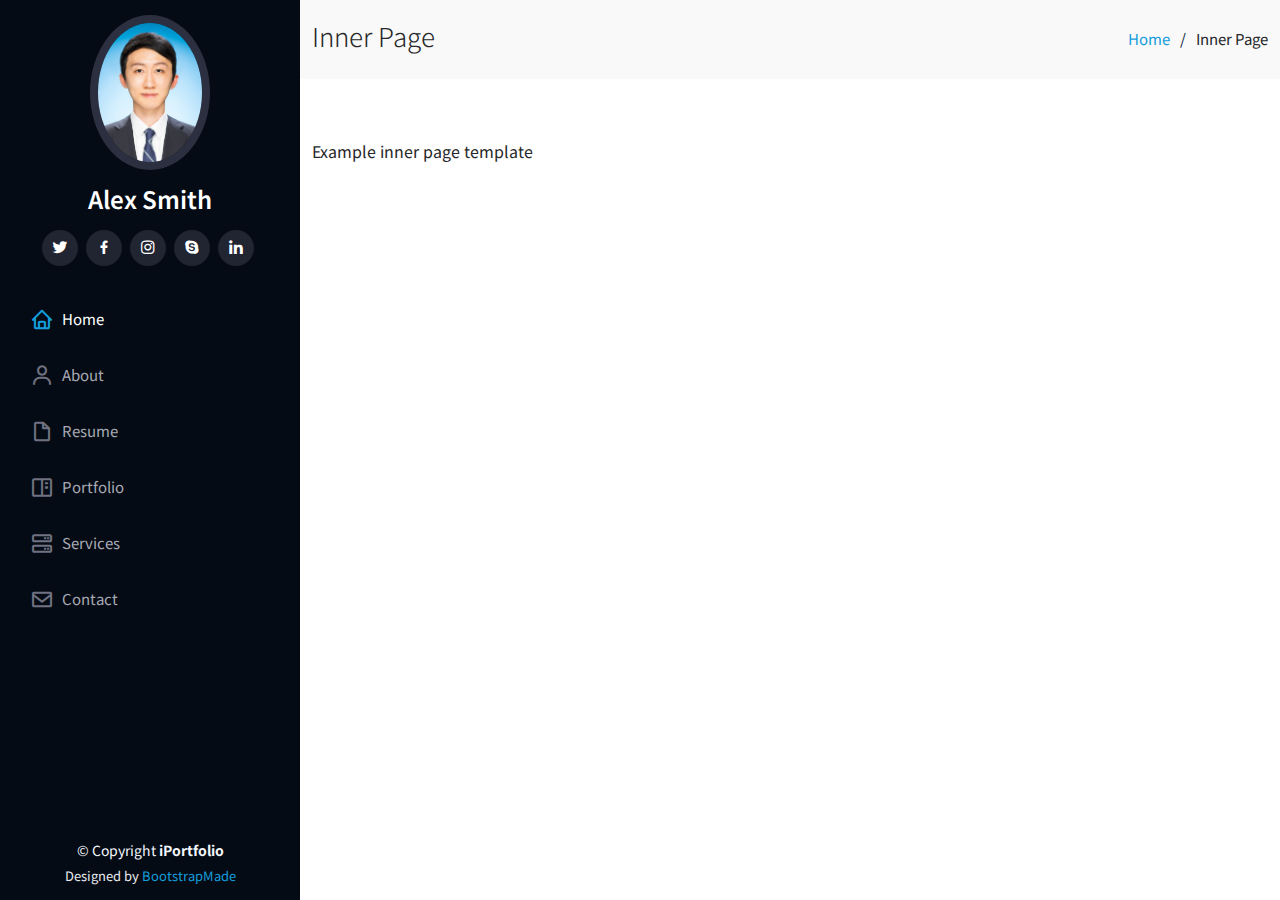
<file: inner-page.html>
<!DOCTYPE html>
<html lang="en">

<head>
  <meta charset="utf-8">
  <meta content="width=device-width, initial-scale=1.0" name="viewport">

  <title>Inner Page - iPortfolio Bootstrap Template</title>
  <meta content="" name="description">
  <meta content="" name="keywords">

  <!-- Favicons -->
  <link href="assets/img/favicon.png" rel="icon">
  <link href="assets/img/apple-touch-icon.png" rel="apple-touch-icon">

  <!-- Google Fonts -->
  <link href="https://fonts.googleapis.com/css?family=Open+Sans:300,300i,400,400i,600,600i,700,700i|Raleway:300,300i,400,400i,500,500i,600,600i,700,700i|Poppins:300,300i,400,400i,500,500i,600,600i,700,700i" rel="stylesheet">

  <!-- Vendor CSS Files -->
  <link href="assets/vendor/aos/aos.css" rel="stylesheet">
  <link href="assets/vendor/bootstrap/css/bootstrap.min.css" rel="stylesheet">
  <link href="assets/vendor/bootstrap-icons/bootstrap-icons.css" rel="stylesheet">
  <link href="assets/vendor/boxicons/css/boxicons.min.css" rel="stylesheet">
  <link href="assets/vendor/glightbox/css/glightbox.min.css" rel="stylesheet">
  <link href="assets/vendor/swiper/swiper-bundle.min.css" rel="stylesheet">

  <!-- Template Main CSS File -->
  <link href="assets/css/style.css" rel="stylesheet">

  <!-- =======================================================
  * Template Name: iPortfolio - v3.10.0
  * Template URL: https://bootstrapmade.com/iportfolio-bootstrap-portfolio-websites-template/
  * Author: BootstrapMade.com
  * License: https://bootstrapmade.com/license/
  ======================================================== -->
</head>

<body>

  <!-- ======= Mobile nav toggle button ======= -->
  <i class="bi bi-list mobile-nav-toggle d-xl-none"></i>

  <!-- ======= Header ======= -->
  <header id="header">
    <div class="d-flex flex-column">

      <div class="profile">
        <img src="assets/img/profile-img.jpg" alt="" class="img-fluid rounded-circle">
        <h1 class="text-light"><a href="index.html">Alex Smith</a></h1>
        <div class="social-links mt-3 text-center">
          <a href="#" class="twitter"><i class="bx bxl-twitter"></i></a>
          <a href="#" class="facebook"><i class="bx bxl-facebook"></i></a>
          <a href="#" class="instagram"><i class="bx bxl-instagram"></i></a>
          <a href="#" class="google-plus"><i class="bx bxl-skype"></i></a>
          <a href="#" class="linkedin"><i class="bx bxl-linkedin"></i></a>
        </div>
      </div>

      <nav id="navbar" class="nav-menu navbar">
        <ul>
          <li><a href="#hero" class="nav-link scrollto active"><i class="bx bx-home"></i> <span>Home</span></a></li>
          <li><a href="#about" class="nav-link scrollto"><i class="bx bx-user"></i> <span>About</span></a></li>
          <li><a href="#resume" class="nav-link scrollto"><i class="bx bx-file-blank"></i> <span>Resume</span></a></li>
          <li><a href="#portfolio" class="nav-link scrollto"><i class="bx bx-book-content"></i> <span>Portfolio</span></a></li>
          <li><a href="#services" class="nav-link scrollto"><i class="bx bx-server"></i> <span>Services</span></a></li>
          <li><a href="#contact" class="nav-link scrollto"><i class="bx bx-envelope"></i> <span>Contact</span></a></li>
        </ul>
      </nav><!-- .nav-menu -->
    </div>
  </header><!-- End Header -->

  <main id="main">

    <!-- ======= Breadcrumbs ======= -->
    <section class="breadcrumbs">
      <div class="container">

        <div class="d-flex justify-content-between align-items-center">
          <h2>Inner Page</h2>
          <ol>
            <li><a href="index.html">Home</a></li>
            <li>Inner Page</li>
          </ol>
        </div>

      </div>
    </section><!-- End Breadcrumbs -->

    <section class="inner-page">
      <div class="container">
        <p>
          Example inner page template
        </p>
      </div>
    </section>

  </main><!-- End #main -->

  <!-- ======= Footer ======= -->
  <footer id="footer">
    <div class="container">
      <div class="copyright">
        &copy; Copyright <strong><span>iPortfolio</span></strong>
      </div>
      <div class="credits">
        <!-- All the links in the footer should remain intact. -->
        <!-- You can delete the links only if you purchased the pro version. -->
        <!-- Licensing information: https://bootstrapmade.com/license/ -->
        <!-- Purchase the pro version with working PHP/AJAX contact form: https://bootstrapmade.com/iportfolio-bootstrap-portfolio-websites-template/ -->
        Designed by <a href="https://bootstrapmade.com/">BootstrapMade</a>
      </div>
    </div>
  </footer><!-- End  Footer -->

  <a href="#" class="back-to-top d-flex align-items-center justify-content-center"><i class="bi bi-arrow-up-short"></i></a>

  <!-- Vendor JS Files -->
  <script src="assets/vendor/purecounter/purecounter_vanilla.js"></script>
  <script src="assets/vendor/aos/aos.js"></script>
  <script src="assets/vendor/bootstrap/js/bootstrap.bundle.min.js"></script>
  <script src="assets/vendor/glightbox/js/glightbox.min.js"></script>
  <script src="assets/vendor/isotope-layout/isotope.pkgd.min.js"></script>
  <script src="assets/vendor/swiper/swiper-bundle.min.js"></script>
  <script src="assets/vendor/typed.js/typed.min.js"></script>
  <script src="assets/vendor/waypoints/noframework.waypoints.js"></script>
  <script src="assets/vendor/php-email-form/validate.js"></script>

  <!-- Template Main JS File -->
  <script src="assets/js/main.js"></script>

</body>

</html>
</file>
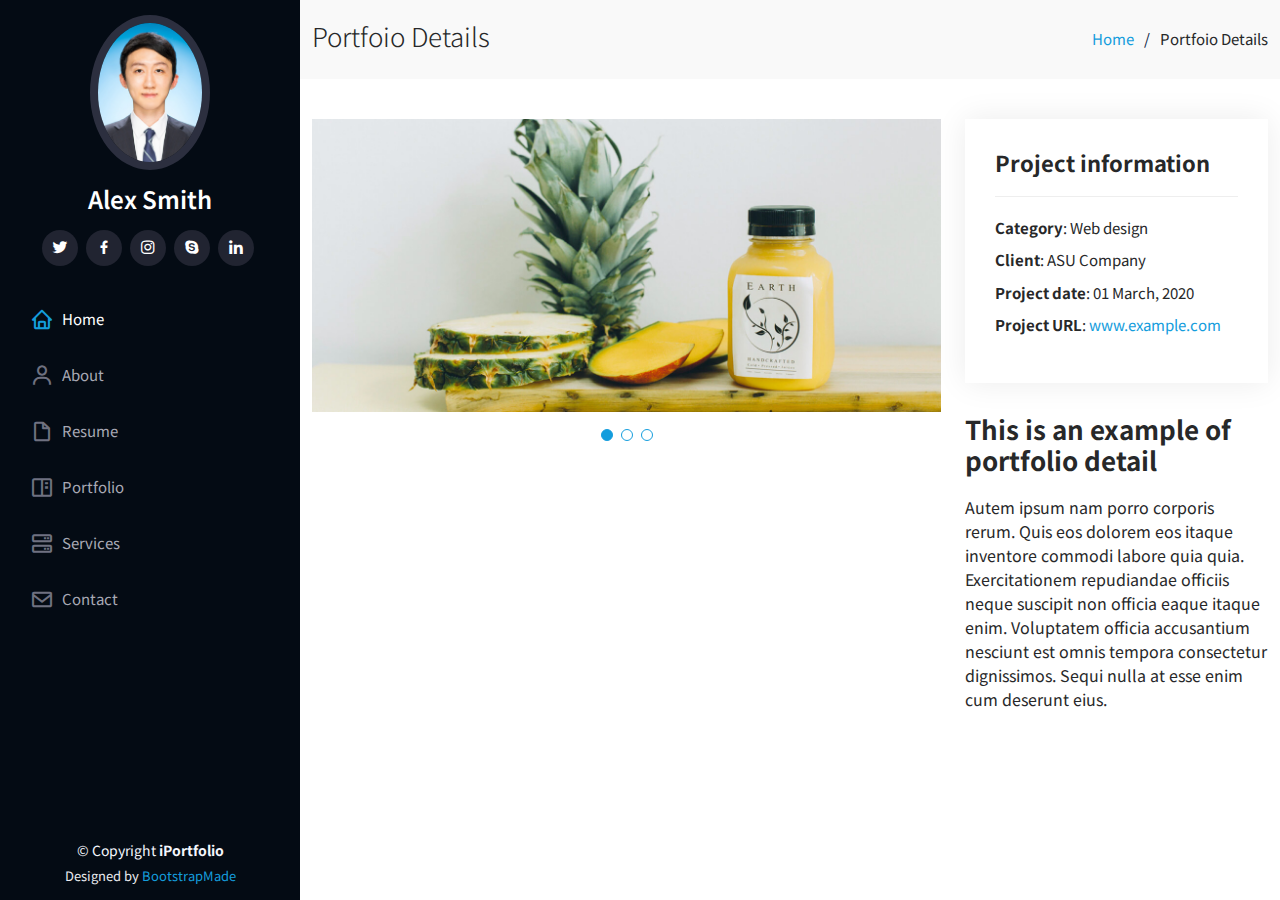
<file: portfolio-details.html>
<!DOCTYPE html>
<html lang="en">

<head>
  <meta charset="utf-8">
  <meta content="width=device-width, initial-scale=1.0" name="viewport">

  <title>Portfolio Details - iPortfolio Bootstrap Template</title>
  <meta content="" name="description">
  <meta content="" name="keywords">

  <!-- Favicons -->
  <link href="assets/img/favicon.png" rel="icon">
  <link href="assets/img/apple-touch-icon.png" rel="apple-touch-icon">

  <!-- Google Fonts -->
  <link href="https://fonts.googleapis.com/css?family=Open+Sans:300,300i,400,400i,600,600i,700,700i|Raleway:300,300i,400,400i,500,500i,600,600i,700,700i|Poppins:300,300i,400,400i,500,500i,600,600i,700,700i" rel="stylesheet">

  <!-- Vendor CSS Files -->
  <link href="assets/vendor/aos/aos.css" rel="stylesheet">
  <link href="assets/vendor/bootstrap/css/bootstrap.min.css" rel="stylesheet">
  <link href="assets/vendor/bootstrap-icons/bootstrap-icons.css" rel="stylesheet">
  <link href="assets/vendor/boxicons/css/boxicons.min.css" rel="stylesheet">
  <link href="assets/vendor/glightbox/css/glightbox.min.css" rel="stylesheet">
  <link href="assets/vendor/swiper/swiper-bundle.min.css" rel="stylesheet">

  <!-- Template Main CSS File -->
  <link href="assets/css/style.css" rel="stylesheet">

  <!-- =======================================================
  * Template Name: iPortfolio - v3.10.0
  * Template URL: https://bootstrapmade.com/iportfolio-bootstrap-portfolio-websites-template/
  * Author: BootstrapMade.com
  * License: https://bootstrapmade.com/license/
  ======================================================== -->
</head>

<body>

  <!-- ======= Mobile nav toggle button ======= -->
  <i class="bi bi-list mobile-nav-toggle d-xl-none"></i>

  <!-- ======= Header ======= -->
  <header id="header">
    <div class="d-flex flex-column">

      <div class="profile">
        <img src="assets/img/profile-img.jpg" alt="" class="img-fluid rounded-circle">
        <h1 class="text-light"><a href="index.html">Alex Smith</a></h1>
        <div class="social-links mt-3 text-center">
          <a href="#" class="twitter"><i class="bx bxl-twitter"></i></a>
          <a href="#" class="facebook"><i class="bx bxl-facebook"></i></a>
          <a href="#" class="instagram"><i class="bx bxl-instagram"></i></a>
          <a href="#" class="google-plus"><i class="bx bxl-skype"></i></a>
          <a href="#" class="linkedin"><i class="bx bxl-linkedin"></i></a>
        </div>
      </div>

      <nav id="navbar" class="nav-menu navbar">
        <ul>
          <li><a href="index.html#hero" class="nav-link scrollto active"><i class="bx bx-home"></i> <span>Home</span></a></li>
          <li><a href="index.html#about" class="nav-link scrollto"><i class="bx bx-user"></i> <span>About</span></a></li>
          <li><a href="index.html#resume" class="nav-link scrollto"><i class="bx bx-file-blank"></i> <span>Resume</span></a></li>
          <li><a href="index.html#portfolio" class="nav-link scrollto"><i class="bx bx-book-content"></i> <span>Portfolio</span></a></li>
          <li><a href="index.html#services" class="nav-link scrollto"><i class="bx bx-server"></i> <span>Services</span></a></li>
          <li><a href="index.html#contact" class="nav-link scrollto"><i class="bx bx-envelope"></i> <span>Contact</span></a></li>
        </ul>
      </nav><!-- .nav-menu -->
    </div>
  </header><!-- End Header -->

  <main id="main">

    <!-- ======= Breadcrumbs ======= -->
    <section id="breadcrumbs" class="breadcrumbs">
      <div class="container">

        <div class="d-flex justify-content-between align-items-center">
          <h2>Portfoio Details</h2>
          <ol>
            <li><a href="index.html">Home</a></li>
            <li>Portfoio Details</li>
          </ol>
        </div>

      </div>
    </section><!-- End Breadcrumbs -->

    <!-- ======= Portfolio Details Section ======= -->
    <section id="portfolio-details" class="portfolio-details">
      <div class="container">

        <div class="row gy-4">

          <div class="col-lg-8">
            <div class="portfolio-details-slider swiper">
              <div class="swiper-wrapper align-items-center">

                <div class="swiper-slide">
                  <img src="assets/img/portfolio/portfolio-details-1.jpg" alt="">
                </div>

                <div class="swiper-slide">
                  <img src="assets/img/portfolio/portfolio-details-2.jpg" alt="">
                </div>

                <div class="swiper-slide">
                  <img src="assets/img/portfolio/portfolio-details-3.jpg" alt="">
                </div>

              </div>
              <div class="swiper-pagination"></div>
            </div>
          </div>

          <div class="col-lg-4">
            <div class="portfolio-info">
              <h3>Project information</h3>
              <ul>
                <li><strong>Category</strong>: Web design</li>
                <li><strong>Client</strong>: ASU Company</li>
                <li><strong>Project date</strong>: 01 March, 2020</li>
                <li><strong>Project URL</strong>: <a href="#">www.example.com</a></li>
              </ul>
            </div>
            <div class="portfolio-description">
              <h2>This is an example of portfolio detail</h2>
              <p>
                Autem ipsum nam porro corporis rerum. Quis eos dolorem eos itaque inventore commodi labore quia quia. Exercitationem repudiandae officiis neque suscipit non officia eaque itaque enim. Voluptatem officia accusantium nesciunt est omnis tempora consectetur dignissimos. Sequi nulla at esse enim cum deserunt eius.
              </p>
            </div>
          </div>

        </div>

      </div>
    </section><!-- End Portfolio Details Section -->

  </main><!-- End #main -->

  <!-- ======= Footer ======= -->
  <footer id="footer">
    <div class="container">
      <div class="copyright">
        &copy; Copyright <strong><span>iPortfolio</span></strong>
      </div>
      <div class="credits">
        <!-- All the links in the footer should remain intact. -->
        <!-- You can delete the links only if you purchased the pro version. -->
        <!-- Licensing information: https://bootstrapmade.com/license/ -->
        <!-- Purchase the pro version with working PHP/AJAX contact form: https://bootstrapmade.com/iportfolio-bootstrap-portfolio-websites-template/ -->
        Designed by <a href="https://bootstrapmade.com/">BootstrapMade</a>
      </div>
    </div>
  </footer><!-- End  Footer -->

  <a href="#" class="back-to-top d-flex align-items-center justify-content-center"><i class="bi bi-arrow-up-short"></i></a>

  <!-- Vendor JS Files -->
  <script src="assets/vendor/purecounter/purecounter_vanilla.js"></script>
  <script src="assets/vendor/aos/aos.js"></script>
  <script src="assets/vendor/bootstrap/js/bootstrap.bundle.min.js"></script>
  <script src="assets/vendor/glightbox/js/glightbox.min.js"></script>
  <script src="assets/vendor/isotope-layout/isotope.pkgd.min.js"></script>
  <script src="assets/vendor/swiper/swiper-bundle.min.js"></script>
  <script src="assets/vendor/typed.js/typed.min.js"></script>
  <script src="assets/vendor/waypoints/noframework.waypoints.js"></script>
  <script src="assets/vendor/php-email-form/validate.js"></script>

  <!-- Template Main JS File -->
  <script src="assets/js/main.js"></script>

</body>

</html>
</file>
<file: assets/css/style.css>
/**
* Template Name: iPortfolio - v3.10.0
* Template URL: https://bootstrapmade.com/iportfolio-bootstrap-portfolio-websites-template/
* Author: BootstrapMade.com
* License: https://bootstrapmade.com/license/
*/
@import url('https://fonts.googleapis.com/css?family=Noto+Sans+KR&display=swap');
/*--------------------------------------------------------------
# General
--------------------------------------------------------------*/
body {
  font-family: "Noto Sans KR", sans-serif;
  color: #272829;
}

a {
  color: #149ddd;
  text-decoration: none;
}

a:hover {
  color: #37b3ed;
  text-decoration: none;
}

h1,
h2,
h3,
h4,
h5,
h6 {
  font-family: "Noto Sans KR", sans-serif;
}

/*--------------------------------------------------------------
# Back to top button
--------------------------------------------------------------*/
.back-to-top {
  position: fixed;
  visibility: hidden;
  opacity: 0;
  right: 15px;
  bottom: 15px;
  z-index: 996;
  background: #149ddd;
  width: 40px;
  height: 40px;
  border-radius: 50px;
  transition: all 0.4s;
}

.back-to-top i {
  font-size: 28px;
  color: #fff;
  line-height: 0;
}

.back-to-top:hover {
  background: #2eafec;
  color: #fff;
}

.back-to-top.active {
  visibility: visible;
  opacity: 1;
}

/*--------------------------------------------------------------
# Header
--------------------------------------------------------------*/
#header {
  position: fixed;
  top: 0;
  left: 0;
  bottom: 0;
  width: 300px;
  transition: all ease-in-out 0.5s;
  z-index: 9997;
  transition: all 0.5s;
  padding: 0 15px;
  background: #040b14;
  overflow-y: auto;
}

#header .profile img {
  margin: 15px auto;
  display: block;
  width: 120px;
  border: 8px solid #2c2f3f;
}

#header .profile h1 {
  font-size: 24px;
  margin: 0;
  padding: 0;
  font-weight: 600;
  -moz-text-align-last: center;
  text-align-last: center;
  font-family: "Noto Sans KR", sans-serif;
}

#header .profile h1 a,
#header .profile h1 a:hover {
  color: #fff;
  text-decoration: none;
}

#header .profile .social-links a {
  font-size: 18px;
  display: inline-block;
  background: #212431;
  color: #fff;
  line-height: 1;
  padding: 8px 0;
  margin-right: 4px;
  border-radius: 50%;
  text-align: center;
  width: 36px;
  height: 36px;
  transition: 0.3s;
}

#header .profile .social-links a:hover {
  background: #149ddd;
  color: #fff;
  text-decoration: none;
}

#main {
  margin-left: 300px;
}

@media (max-width: 1199px) {
  #header {
    left: -300px;
  }

  #main {
    margin-left: 0;
  }
}

/*--------------------------------------------------------------
# Navigation Menu
--------------------------------------------------------------*/
/* Desktop Navigation */
.nav-menu {
  padding: 30px 0 0 0;
}

.nav-menu * {
  margin: 0;
  padding: 0;
  list-style: none;
}

.nav-menu>ul>li {
  position: relative;
  white-space: nowrap;
}

.nav-menu a,
.nav-menu a:focus {
  display: flex;
  align-items: center;
  color: #a8a9b4;
  padding: 12px 15px;
  margin-bottom: 8px;
  transition: 0.3s;
  font-size: 15px;
}

.nav-menu a i,
.nav-menu a:focus i {
  font-size: 24px;
  padding-right: 8px;
  color: #6f7180;
}

.nav-menu a:hover,
.nav-menu .active,
.nav-menu .active:focus,
.nav-menu li:hover>a {
  text-decoration: none;
  color: #fff;
}

.nav-menu a:hover i,
.nav-menu .active i,
.nav-menu .active:focus i,
.nav-menu li:hover>a i {
  color: #149ddd;
}

/* Mobile Navigation */
.mobile-nav-toggle {
  position: fixed;
  right: 15px;
  top: 15px;
  z-index: 9998;
  border: 0;
  font-size: 24px;
  transition: all 0.4s;
  outline: none !important;
  background-color: #149ddd;
  color: #fff;
  width: 40px;
  height: 40px;
  display: inline-flex;
  align-items: center;
  justify-content: center;
  line-height: 0;
  border-radius: 50px;
  cursor: pointer;
}

.mobile-nav-active {
  overflow: hidden;
}

.mobile-nav-active #header {
  left: 0;
}

/*--------------------------------------------------------------
# Hero Section
--------------------------------------------------------------*/
#hero {
  width: 100%;
  height: 100vh;
  background: url("../img/hero-bg.jpg") top center;
  background-size: cover;
}

#hero:before {
  content: "";
  background: rgba(5, 13, 24, 0.3);
  position: absolute;
  bottom: 0;
  top: 0;
  left: 0;
  right: 0;
  z-index: 1;
}

#hero .hero-container {
  position: relative;
  z-index: 2;
  min-width: 300px;
}

#hero h1 {
  margin: 0 0 10px 0;
  font-size: 64px;
  font-weight: 700;
  line-height: 56px;
  color: #fff;
}

#hero p {
  color: #fff;
  margin-bottom: 50px;
  font-size: 26px;
  font-family: "Noto Sans KR", sans-serif;
}

#hero p span {
  color: #fff;
  padding-bottom: 4px;
  letter-spacing: 1px;
  border-bottom: 3px solid #149ddd;
}

@media (min-width: 1024px) {
  #hero {
    background-attachment: fixed;
  }
}

@media (max-width: 768px) {
  #hero h1 {
    font-size: 28px;
    line-height: 36px;
  }

  #hero h2 {
    font-size: 18px;
    line-height: 24px;
    margin-bottom: 30px;
  }
}

/*--------------------------------------------------------------
# Sections General
--------------------------------------------------------------*/
section {
  padding: 60px 0;
  overflow: hidden;
}

.section-bg {
  background: #f5f8fd;
}

.section-title {
  padding-bottom: 30px;
}

.section-title h2 {
  font-size: 32px;
  font-weight: bold;
  margin-bottom: 20px;
  padding-bottom: 20px;
  position: relative;
  color: #173b6c;
}

.section-title h2::after {
  content: "";
  position: absolute;
  display: block;
  width: 50px;
  height: 3px;
  background: #149ddd;
  bottom: 0;
  left: 0;
}

.section-title p {
  margin-bottom: 0;
}

/*--------------------------------------------------------------
# About
--------------------------------------------------------------*/
.about .content h3 {
  font-weight: 700;
  font-size: 26px;
  color: #173b6c;
}

.about .content ul {
  list-style: none;
  padding: 0;
}

.about .content ul li {
  margin-bottom: 20px;
  display: flex;
  align-items: center;
}

.about .content ul strong {
  margin-right: 10px;
}

.about .content ul i {
  font-size: 16px;
  margin-right: 5px;
  color: #149ddd;
  line-height: 0;
}

.about .content p:last-child {
  margin-bottom: 0;
}

/*--------------------------------------------------------------
# Facts
--------------------------------------------------------------*/
.facts {
  padding-bottom: 30px;
}

.facts .count-box {
  padding: 30px;
  width: 100%;
}

.facts .count-box i {
  display: block;
  font-size: 44px;
  color: #149ddd;
  float: left;
  line-height: 0;
}

.facts .count-box span {
  font-size: 48px;
  line-height: 40px;
  display: block;
  font-weight: 700;
  color: #050d18;
  margin-left: 60px;
}

.facts .count-box p {
  padding: 15px 0 0 0;
  margin: 0 0 0 60px;
  font-family: "Noto Sans KR", sans-serif;
  font-size: 14px;
  color: #122f57;
}

.facts .count-box a {
  font-weight: 600;
  display: block;
  margin-top: 20px;
  color: #122f57;
  font-size: 15px;
  font-family: "Noto Sans KR", sans-serif;
  transition: ease-in-out 0.3s;
}

.facts .count-box a:hover {
  color: #1f5297;
}

/*--------------------------------------------------------------
# Akills
--------------------------------------------------------------*/
.skills .progress {
  height: 60px;
  display: block;
  background: none;
  border-radius: 0;
}

.skills .progress .skill {
  padding: 0;
  margin: 0 0 6px 0;
  text-transform: uppercase;
  display: block;
  font-weight: 600;
  font-family: "Noto Sans KR", sans-serif;
  color: #050d18;
}

.skills .progress .skill .val {
  float: right;
  font-style: normal;
}

.skills .progress-bar-wrap {
  background: #dce8f8;
  height: 10px;
}

.skills .progress-bar {
  width: 1px;
  height: 10px;
  transition: 0.9s;
  background-color: #149ddd;
}

/*--------------------------------------------------------------
# Resume
--------------------------------------------------------------*/
.resume .resume-title {
  font-size: 26px;
  font-weight: 700;
  margin-top: 20px;
  margin-bottom: 20px;
  color: #050d18;
}

.resume .resume-item {
  padding: 0 0 20px 20px;
  margin-top: -2px;
  border-left: 2px solid #1f5297;
  position: relative;
}

.resume .resume-item h4 {
  line-height: 18px;
  font-size: 18px;
  font-weight: 600;
  text-transform: uppercase;
  font-family: "Noto Sans KR", sans-serif;
  color: #050d18;
  margin-bottom: 10px;
}

.resume .resume-item h5 {
  font-size: 16px;
  background: #e4edf9;
  padding: 5px 15px;
  display: inline-block;
  font-weight: 600;
  margin-bottom: 10px;
}

.resume .resume-item ul {
  padding-left: 20px;
}

.resume .resume-item ul li {
  padding-bottom: 10px;
}

.resume .resume-item:last-child {
  padding-bottom: 0;
}

.resume .resume-item::before {
  content: "";
  position: absolute;
  width: 16px;
  height: 16px;
  border-radius: 50px;
  left: -9px;
  top: 0;
  background: #fff;
  border: 2px solid #1f5297;
}

/*--------------------------------------------------------------
# Portfolio
--------------------------------------------------------------*/
.portfolio .portfolio-item {
  margin-bottom: 30px;
}

.portfolio #portfolio-flters {
  padding: 0;
  margin: 0 auto 35px auto;
  list-style: none;
  text-align: center;
  background: #fff;
  border-radius: 50px;
  padding: 2px 15px;
}

.portfolio #portfolio-flters li {
  cursor: pointer;
  display: inline-block;
  padding: 10px 15px 8px 15px;
  font-size: 14px;
  font-weight: 600;
  line-height: 1;
  text-transform: uppercase;
  color: #272829;
  margin-bottom: 5px;
  transition: all 0.3s ease-in-out;
}

.portfolio #portfolio-flters li:hover,
.portfolio #portfolio-flters li.filter-active {
  color: #149ddd;
}

.portfolio #portfolio-flters li:last-child {
  margin-right: 0;
}

.portfolio .portfolio-wrap {
  transition: 0.3s;
  position: relative;
  overflow: hidden;
  z-index: 1;
}

.portfolio .portfolio-wrap::before {
  content: "";
  background: rgba(255, 255, 255, 0.5);
  position: absolute;
  left: 0;
  right: 0;
  top: 0;
  bottom: 0;
  transition: all ease-in-out 0.3s;
  z-index: 2;
  opacity: 0;
}

.portfolio .portfolio-wrap .portfolio-links {
  opacity: 1;
  left: 0;
  right: 0;
  bottom: -60px;
  z-index: 3;
  position: absolute;
  transition: all ease-in-out 0.3s;
  display: flex;
  justify-content: center;
}

.portfolio .portfolio-wrap .portfolio-links a {
  color: #fff;
  font-size: 28px;
  text-align: center;
  background: rgba(20, 157, 221, 0.75);
  transition: 0.3s;
  width: 50%;
}

.portfolio .portfolio-wrap .portfolio-links a:hover {
  background: rgba(20, 157, 221, 0.95);
}

.portfolio .portfolio-wrap .portfolio-links a+a {
  border-left: 1px solid #37b3ed;
}

.portfolio .portfolio-wrap:hover::before {
  top: 0;
  left: 0;
  right: 0;
  bottom: 0;
  opacity: 1;
}

.portfolio .portfolio-wrap:hover .portfolio-links {
  opacity: 1;
  bottom: 0;
}

/*--------------------------------------------------------------
# Portfolio Details
--------------------------------------------------------------*/
.portfolio-details {
  padding-top: 40px;
}

.portfolio-details .portfolio-details-slider img {
  width: 100%;
}

.portfolio-details .portfolio-details-slider .swiper-pagination {
  margin-top: 20px;
  position: relative;
}

.portfolio-details .portfolio-details-slider .swiper-pagination .swiper-pagination-bullet {
  width: 12px;
  height: 12px;
  background-color: #fff;
  opacity: 1;
  border: 1px solid #149ddd;
}

.portfolio-details .portfolio-details-slider .swiper-pagination .swiper-pagination-bullet-active {
  background-color: #149ddd;
}

.portfolio-details .portfolio-info {
  padding: 30px;
  box-shadow: 0px 0 30px rgba(5, 13, 24, 0.08);
}

.portfolio-details .portfolio-info h3 {
  font-size: 22px;
  font-weight: 700;
  margin-bottom: 20px;
  padding-bottom: 20px;
  border-bottom: 1px solid #eee;
}

.portfolio-details .portfolio-info ul {
  list-style: none;
  padding: 0;
  font-size: 15px;
}

.portfolio-details .portfolio-info ul li+li {
  margin-top: 10px;
}

.portfolio-details .portfolio-description {
  padding-top: 30px;
}

.portfolio-details .portfolio-description h2 {
  font-size: 26px;
  font-weight: 700;
  margin-bottom: 20px;
}

.portfolio-details .portfolio-description p {
  padding: 0;
}

/*--------------------------------------------------------------
# Services
--------------------------------------------------------------*/
.services .icon-box {
  margin-bottom: 20px;
}

.services .icon {
  float: left;
  display: flex;
  align-items: center;
  justify-content: center;
  width: 54px;
  height: 54px;
  background: #149ddd;
  border-radius: 50%;
  transition: 0.5s;
  border: 1px solid #149ddd;
}

.services .icon i {
  color: #fff;
  font-size: 24px;
  line-height: 0;
}

.services .icon-box:hover .icon {
  background: #fff;
}

.services .icon-box:hover .icon i {
  color: #149ddd;
}

.services .title {
  margin-left: 80px;
  font-weight: 700;
  margin-bottom: 15px;
  font-size: 18px;
}

.services .title a {
  color: #343a40;
}

.services .title a:hover {
  color: #149ddd;
}

.services .description {
  margin-left: 80px;
  line-height: 24px;
  font-size: 14px;
}

/*--------------------------------------------------------------
# Testimonials
--------------------------------------------------------------*/
.testimonials .testimonials-carousel,
.testimonials .testimonials-slider {
  overflow: hidden;
}

.testimonials .testimonial-item {
  box-sizing: content-box;
  text-align: center;
  min-height: 320px;
}

.testimonials .testimonial-item .testimonial-img {
  width: 90px;
  border-radius: 50%;
  margin: 0 auto;
}

.testimonials .testimonial-item h3 {
  font-size: 18px;
  font-weight: bold;
  margin: 10px 0 5px 0;
  color: #111;
}

.testimonials .testimonial-item h4 {
  font-size: 14px;
  color: #999;
  margin: 0;
}

.testimonials .testimonial-item .quote-icon-left,
.testimonials .testimonial-item .quote-icon-right {
  color: #c3e8fa;
  font-size: 26px;
}

.testimonials .testimonial-item .quote-icon-left {
  display: inline-block;
  left: -5px;
  position: relative;
}

.testimonials .testimonial-item .quote-icon-right {
  display: inline-block;
  right: -5px;
  position: relative;
  top: 10px;
}

.testimonials .testimonial-item p {
  font-style: italic;
  margin: 0 15px 15px 15px;
  padding: 20px;
  background: #fff;
  position: relative;
  margin-bottom: 35px;
  border-radius: 6px;
  box-shadow: 0px 2px 15px rgba(0, 0, 0, 0.1);
}

.testimonials .testimonial-item p::after {
  content: "";
  width: 0;
  height: 0;
  border-top: 20px solid #fff;
  border-right: 20px solid transparent;
  border-left: 20px solid transparent;
  position: absolute;
  bottom: -20px;
  left: calc(50% - 20px);
}

.testimonials .swiper-pagination {
  margin-top: 20px;
  position: relative;
}

.testimonials .swiper-pagination .swiper-pagination-bullet {
  width: 12px;
  height: 12px;
  background-color: #fff;
  opacity: 1;
  border: 1px solid #149ddd;
}

.testimonials .swiper-pagination .swiper-pagination-bullet-active {
  background-color: #149ddd;
}

/*--------------------------------------------------------------
# Contact
--------------------------------------------------------------*/
.contact {
  padding-bottom: 130px;
}

.contact .info {
  padding: 30px;
  background: #fff;
  width: 100%;
  box-shadow: 0 0 24px 0 rgba(0, 0, 0, 0.12);
}

.contact .info i {
  font-size: 20px;
  color: #149ddd;
  float: left;
  width: 44px;
  height: 44px;
  background: #dff3fc;
  display: flex;
  justify-content: center;
  align-items: center;
  border-radius: 50px;
  transition: all 0.3s ease-in-out;
}

.contact .info h4 {
  padding: 0 0 0 60px;
  font-size: 22px;
  font-weight: 600;
  margin-bottom: 5px;
  color: #050d18;
}

.contact .info p {
  padding: 0 0 10px 60px;
  margin-bottom: 20px;
  font-size: 14px;
  color: #173b6c;
}

.contact .info .email p {
  padding-top: 5px;
}

.contact .info .social-links {
  padding-left: 60px;
}

.contact .info .social-links a {
  font-size: 18px;
  display: inline-block;
  background: #333;
  color: #fff;
  line-height: 1;
  padding: 8px 0;
  border-radius: 50%;
  text-align: center;
  width: 36px;
  height: 36px;
  transition: 0.3s;
  margin-right: 10px;
}

.contact .info .social-links a:hover {
  background: #149ddd;
  color: #fff;
}

.contact .info .email:hover i,
.contact .info .address:hover i,
.contact .info .phone:hover i {
  background: #149ddd;
  color: #fff;
}

.contact .php-email-form {
  width: 100%;
  padding: 30px;
  background: #fff;
  box-shadow: 0 0 24px 0 rgba(0, 0, 0, 0.12);
}

.contact .php-email-form .form-group {
  padding-bottom: 8px;
}

.contact .php-email-form .validate {
  display: none;
  color: red;
  margin: 0 0 15px 0;
  font-weight: 400;
  font-size: 13px;
}

.contact .php-email-form .error-message {
  display: none;
  color: #fff;
  background: #ed3c0d;
  text-align: left;
  padding: 15px;
  font-weight: 600;
}

.contact .php-email-form .error-message br+br {
  margin-top: 25px;
}

.contact .php-email-form .sent-message {
  display: none;
  color: #fff;
  background: #18d26e;
  text-align: center;
  padding: 15px;
  font-weight: 600;
}

.contact .php-email-form .loading {
  display: none;
  background: #fff;
  text-align: center;
  padding: 15px;
}

.contact .php-email-form .loading:before {
  content: "";
  display: inline-block;
  border-radius: 50%;
  width: 24px;
  height: 24px;
  margin: 0 10px -6px 0;
  border: 3px solid #18d26e;
  border-top-color: #eee;
  -webkit-animation: animate-loading 1s linear infinite;
  animation: animate-loading 1s linear infinite;
}

.contact .php-email-form .form-group {
  margin-bottom: 15px;
}

.contact .php-email-form label {
  padding-bottom: 8px;
}

.contact .php-email-form input,
.contact .php-email-form textarea {
  border-radius: 0;
  box-shadow: none;
  font-size: 14px;
}

.contact .php-email-form input {
  height: 44px;
}

.contact .php-email-form textarea {
  padding: 10px 15px;
}

.contact .php-email-form button[type=submit] {
  background: #149ddd;
  border: 0;
  padding: 10px 24px;
  color: #fff;
  transition: 0.4s;
  border-radius: 4px;
}

.contact .php-email-form button[type=submit]:hover {
  background: #37b3ed;
}

@-webkit-keyframes animate-loading {
  0% {
    transform: rotate(0deg);
  }

  100% {
    transform: rotate(360deg);
  }
}

@keyframes animate-loading {
  0% {
    transform: rotate(0deg);
  }

  100% {
    transform: rotate(360deg);
  }
}

/*--------------------------------------------------------------
# Breadcrumbs
--------------------------------------------------------------*/
.breadcrumbs {
  padding: 20px 0;
  background: #f9f9f9;
}

.breadcrumbs h2 {
  font-size: 26px;
  font-weight: 300;
}

.breadcrumbs ol {
  display: flex;
  flex-wrap: wrap;
  list-style: none;
  padding: 0;
  margin: 0;
  font-size: 15px;
}

.breadcrumbs ol li+li {
  padding-left: 10px;
}

.breadcrumbs ol li+li::before {
  display: inline-block;
  padding-right: 10px;
  color: #0e2442;
  content: "/";
}

@media (max-width: 768px) {
  .breadcrumbs .d-flex {
    display: block !important;
  }

  .breadcrumbs ol {
    display: block;
  }

  .breadcrumbs ol li {
    display: inline-block;
  }
}

/*--------------------------------------------------------------
# Footer
--------------------------------------------------------------*/
#footer {
  padding: 15px;
  color: #f4f6fd;
  font-size: 14px;
  position: fixed;
  left: 0;
  bottom: 0;
  width: 300px;
  z-index: 9999;
  background: #040b14;
}

#footer .copyright {
  text-align: center;
}

#footer .credits {
  padding-top: 5px;
  text-align: center;
  font-size: 13px;
  color: #eaebf0;
}

@media (max-width: 1199px) {
  #footer {
    position: static;
    width: auto;
    padding-right: 20px 15px;
  }
}
</file>
<file: iPortfolio/assets/css/style.css>
/**
* Template Name: iPortfolio - v3.10.0
* Template URL: https://bootstrapmade.com/iportfolio-bootstrap-portfolio-websites-template/
* Author: BootstrapMade.com
* License: https://bootstrapmade.com/license/
*/

/*--------------------------------------------------------------
# General
--------------------------------------------------------------*/
body {
  font-family: "Open Sans", sans-serif;
  color: #272829;
}

a {
  color: #149ddd;
  text-decoration: none;
}

a:hover {
  color: #37b3ed;
  text-decoration: none;
}

h1,
h2,
h3,
h4,
h5,
h6 {
  font-family: "Raleway", sans-serif;
}

/*--------------------------------------------------------------
# Back to top button
--------------------------------------------------------------*/
.back-to-top {
  position: fixed;
  visibility: hidden;
  opacity: 0;
  right: 15px;
  bottom: 15px;
  z-index: 996;
  background: #149ddd;
  width: 40px;
  height: 40px;
  border-radius: 50px;
  transition: all 0.4s;
}

.back-to-top i {
  font-size: 28px;
  color: #fff;
  line-height: 0;
}

.back-to-top:hover {
  background: #2eafec;
  color: #fff;
}

.back-to-top.active {
  visibility: visible;
  opacity: 1;
}

/*--------------------------------------------------------------
# Header
--------------------------------------------------------------*/
#header {
  position: fixed;
  top: 0;
  left: 0;
  bottom: 0;
  width: 300px;
  transition: all ease-in-out 0.5s;
  z-index: 9997;
  transition: all 0.5s;
  padding: 0 15px;
  background: #040b14;
  overflow-y: auto;
}

#header .profile img {
  margin: 15px auto;
  display: block;
  width: 120px;
  border: 8px solid #2c2f3f;
}

#header .profile h1 {
  font-size: 24px;
  margin: 0;
  padding: 0;
  font-weight: 600;
  -moz-text-align-last: center;
  text-align-last: center;
  font-family: "Poppins", sans-serif;
}

#header .profile h1 a,
#header .profile h1 a:hover {
  color: #fff;
  text-decoration: none;
}

#header .profile .social-links a {
  font-size: 18px;
  display: inline-block;
  background: #212431;
  color: #fff;
  line-height: 1;
  padding: 8px 0;
  margin-right: 4px;
  border-radius: 50%;
  text-align: center;
  width: 36px;
  height: 36px;
  transition: 0.3s;
}

#header .profile .social-links a:hover {
  background: #149ddd;
  color: #fff;
  text-decoration: none;
}

#main {
  margin-left: 300px;
}

@media (max-width: 1199px) {
  #header {
    left: -300px;
  }

  #main {
    margin-left: 0;
  }
}

/*--------------------------------------------------------------
# Navigation Menu
--------------------------------------------------------------*/
/* Desktop Navigation */
.nav-menu {
  padding: 30px 0 0 0;
}

.nav-menu * {
  margin: 0;
  padding: 0;
  list-style: none;
}

.nav-menu>ul>li {
  position: relative;
  white-space: nowrap;
}

.nav-menu a,
.nav-menu a:focus {
  display: flex;
  align-items: center;
  color: #a8a9b4;
  padding: 12px 15px;
  margin-bottom: 8px;
  transition: 0.3s;
  font-size: 15px;
}

.nav-menu a i,
.nav-menu a:focus i {
  font-size: 24px;
  padding-right: 8px;
  color: #6f7180;
}

.nav-menu a:hover,
.nav-menu .active,
.nav-menu .active:focus,
.nav-menu li:hover>a {
  text-decoration: none;
  color: #fff;
}

.nav-menu a:hover i,
.nav-menu .active i,
.nav-menu .active:focus i,
.nav-menu li:hover>a i {
  color: #149ddd;
}

/* Mobile Navigation */
.mobile-nav-toggle {
  position: fixed;
  right: 15px;
  top: 15px;
  z-index: 9998;
  border: 0;
  font-size: 24px;
  transition: all 0.4s;
  outline: none !important;
  background-color: #149ddd;
  color: #fff;
  width: 40px;
  height: 40px;
  display: inline-flex;
  align-items: center;
  justify-content: center;
  line-height: 0;
  border-radius: 50px;
  cursor: pointer;
}

.mobile-nav-active {
  overflow: hidden;
}

.mobile-nav-active #header {
  left: 0;
}

/*--------------------------------------------------------------
# Hero Section
--------------------------------------------------------------*/
#hero {
  width: 100%;
  height: 100vh;
  background: url("../img/hero-bg.jpg") top center;
  background-size: cover;
}

#hero:before {
  content: "";
  background: rgba(5, 13, 24, 0.3);
  position: absolute;
  bottom: 0;
  top: 0;
  left: 0;
  right: 0;
  z-index: 1;
}

#hero .hero-container {
  position: relative;
  z-index: 2;
  min-width: 300px;
}

#hero h1 {
  margin: 0 0 10px 0;
  font-size: 64px;
  font-weight: 700;
  line-height: 56px;
  color: #fff;
}

#hero p {
  color: #fff;
  margin-bottom: 50px;
  font-size: 26px;
  font-family: "Poppins", sans-serif;
}

#hero p span {
  color: #fff;
  padding-bottom: 4px;
  letter-spacing: 1px;
  border-bottom: 3px solid #149ddd;
}

@media (min-width: 1024px) {
  #hero {
    background-attachment: fixed;
  }
}

@media (max-width: 768px) {
  #hero h1 {
    font-size: 28px;
    line-height: 36px;
  }

  #hero h2 {
    font-size: 18px;
    line-height: 24px;
    margin-bottom: 30px;
  }
}

/*--------------------------------------------------------------
# Sections General
--------------------------------------------------------------*/
section {
  padding: 60px 0;
  overflow: hidden;
}

.section-bg {
  background: #f5f8fd;
}

.section-title {
  padding-bottom: 30px;
}

.section-title h2 {
  font-size: 32px;
  font-weight: bold;
  margin-bottom: 20px;
  padding-bottom: 20px;
  position: relative;
  color: #173b6c;
}

.section-title h2::after {
  content: "";
  position: absolute;
  display: block;
  width: 50px;
  height: 3px;
  background: #149ddd;
  bottom: 0;
  left: 0;
}

.section-title p {
  margin-bottom: 0;
}

/*--------------------------------------------------------------
# About
--------------------------------------------------------------*/
.about .content h3 {
  font-weight: 700;
  font-size: 26px;
  color: #173b6c;
}

.about .content ul {
  list-style: none;
  padding: 0;
}

.about .content ul li {
  margin-bottom: 20px;
  display: flex;
  align-items: center;
}

.about .content ul strong {
  margin-right: 10px;
}

.about .content ul i {
  font-size: 16px;
  margin-right: 5px;
  color: #149ddd;
  line-height: 0;
}

.about .content p:last-child {
  margin-bottom: 0;
}

/*--------------------------------------------------------------
# Facts
--------------------------------------------------------------*/
.facts {
  padding-bottom: 30px;
}

.facts .count-box {
  padding: 30px;
  width: 100%;
}

.facts .count-box i {
  display: block;
  font-size: 44px;
  color: #149ddd;
  float: left;
  line-height: 0;
}

.facts .count-box span {
  font-size: 48px;
  line-height: 40px;
  display: block;
  font-weight: 700;
  color: #050d18;
  margin-left: 60px;
}

.facts .count-box p {
  padding: 15px 0 0 0;
  margin: 0 0 0 60px;
  font-family: "Raleway", sans-serif;
  font-size: 14px;
  color: #122f57;
}

.facts .count-box a {
  font-weight: 600;
  display: block;
  margin-top: 20px;
  color: #122f57;
  font-size: 15px;
  font-family: "Poppins", sans-serif;
  transition: ease-in-out 0.3s;
}

.facts .count-box a:hover {
  color: #1f5297;
}

/*--------------------------------------------------------------
# Akills
--------------------------------------------------------------*/
.skills .progress {
  height: 60px;
  display: block;
  background: none;
  border-radius: 0;
}

.skills .progress .skill {
  padding: 0;
  margin: 0 0 6px 0;
  text-transform: uppercase;
  display: block;
  font-weight: 600;
  font-family: "Poppins", sans-serif;
  color: #050d18;
}

.skills .progress .skill .val {
  float: right;
  font-style: normal;
}

.skills .progress-bar-wrap {
  background: #dce8f8;
  height: 10px;
}

.skills .progress-bar {
  width: 1px;
  height: 10px;
  transition: 0.9s;
  background-color: #149ddd;
}

/*--------------------------------------------------------------
# Resume
--------------------------------------------------------------*/
.resume .resume-title {
  font-size: 26px;
  font-weight: 700;
  margin-top: 20px;
  margin-bottom: 20px;
  color: #050d18;
}

.resume .resume-item {
  padding: 0 0 20px 20px;
  margin-top: -2px;
  border-left: 2px solid #1f5297;
  position: relative;
}

.resume .resume-item h4 {
  line-height: 18px;
  font-size: 18px;
  font-weight: 600;
  text-transform: uppercase;
  font-family: "Poppins", sans-serif;
  color: #050d18;
  margin-bottom: 10px;
}

.resume .resume-item h5 {
  font-size: 16px;
  background: #e4edf9;
  padding: 5px 15px;
  display: inline-block;
  font-weight: 600;
  margin-bottom: 10px;
}

.resume .resume-item ul {
  padding-left: 20px;
}

.resume .resume-item ul li {
  padding-bottom: 10px;
}

.resume .resume-item:last-child {
  padding-bottom: 0;
}

.resume .resume-item::before {
  content: "";
  position: absolute;
  width: 16px;
  height: 16px;
  border-radius: 50px;
  left: -9px;
  top: 0;
  background: #fff;
  border: 2px solid #1f5297;
}

/*--------------------------------------------------------------
# Portfolio
--------------------------------------------------------------*/
.portfolio .portfolio-item {
  margin-bottom: 30px;
}

.portfolio #portfolio-flters {
  padding: 0;
  margin: 0 auto 35px auto;
  list-style: none;
  text-align: center;
  background: #fff;
  border-radius: 50px;
  padding: 2px 15px;
}

.portfolio #portfolio-flters li {
  cursor: pointer;
  display: inline-block;
  padding: 10px 15px 8px 15px;
  font-size: 14px;
  font-weight: 600;
  line-height: 1;
  text-transform: uppercase;
  color: #272829;
  margin-bottom: 5px;
  transition: all 0.3s ease-in-out;
}

.portfolio #portfolio-flters li:hover,
.portfolio #portfolio-flters li.filter-active {
  color: #149ddd;
}

.portfolio #portfolio-flters li:last-child {
  margin-right: 0;
}

.portfolio .portfolio-wrap {
  transition: 0.3s;
  position: relative;
  overflow: hidden;
  z-index: 1;
}

.portfolio .portfolio-wrap::before {
  content: "";
  background: rgba(255, 255, 255, 0.5);
  position: absolute;
  left: 0;
  right: 0;
  top: 0;
  bottom: 0;
  transition: all ease-in-out 0.3s;
  z-index: 2;
  opacity: 0;
}

.portfolio .portfolio-wrap .portfolio-links {
  opacity: 1;
  left: 0;
  right: 0;
  bottom: -60px;
  z-index: 3;
  position: absolute;
  transition: all ease-in-out 0.3s;
  display: flex;
  justify-content: center;
}

.portfolio .portfolio-wrap .portfolio-links a {
  color: #fff;
  font-size: 28px;
  text-align: center;
  background: rgba(20, 157, 221, 0.75);
  transition: 0.3s;
  width: 50%;
}

.portfolio .portfolio-wrap .portfolio-links a:hover {
  background: rgba(20, 157, 221, 0.95);
}

.portfolio .portfolio-wrap .portfolio-links a+a {
  border-left: 1px solid #37b3ed;
}

.portfolio .portfolio-wrap:hover::before {
  top: 0;
  left: 0;
  right: 0;
  bottom: 0;
  opacity: 1;
}

.portfolio .portfolio-wrap:hover .portfolio-links {
  opacity: 1;
  bottom: 0;
}

/*--------------------------------------------------------------
# Portfolio Details
--------------------------------------------------------------*/
.portfolio-details {
  padding-top: 40px;
}

.portfolio-details .portfolio-details-slider img {
  width: 100%;
}

.portfolio-details .portfolio-details-slider .swiper-pagination {
  margin-top: 20px;
  position: relative;
}

.portfolio-details .portfolio-details-slider .swiper-pagination .swiper-pagination-bullet {
  width: 12px;
  height: 12px;
  background-color: #fff;
  opacity: 1;
  border: 1px solid #149ddd;
}

.portfolio-details .portfolio-details-slider .swiper-pagination .swiper-pagination-bullet-active {
  background-color: #149ddd;
}

.portfolio-details .portfolio-info {
  padding: 30px;
  box-shadow: 0px 0 30px rgba(5, 13, 24, 0.08);
}

.portfolio-details .portfolio-info h3 {
  font-size: 22px;
  font-weight: 700;
  margin-bottom: 20px;
  padding-bottom: 20px;
  border-bottom: 1px solid #eee;
}

.portfolio-details .portfolio-info ul {
  list-style: none;
  padding: 0;
  font-size: 15px;
}

.portfolio-details .portfolio-info ul li+li {
  margin-top: 10px;
}

.portfolio-details .portfolio-description {
  padding-top: 30px;
}

.portfolio-details .portfolio-description h2 {
  font-size: 26px;
  font-weight: 700;
  margin-bottom: 20px;
}

.portfolio-details .portfolio-description p {
  padding: 0;
}

/*--------------------------------------------------------------
# Services
--------------------------------------------------------------*/
.services .icon-box {
  margin-bottom: 20px;
}

.services .icon {
  float: left;
  display: flex;
  align-items: center;
  justify-content: center;
  width: 54px;
  height: 54px;
  background: #149ddd;
  border-radius: 50%;
  transition: 0.5s;
  border: 1px solid #149ddd;
}

.services .icon i {
  color: #fff;
  font-size: 24px;
  line-height: 0;
}

.services .icon-box:hover .icon {
  background: #fff;
}

.services .icon-box:hover .icon i {
  color: #149ddd;
}

.services .title {
  margin-left: 80px;
  font-weight: 700;
  margin-bottom: 15px;
  font-size: 18px;
}

.services .title a {
  color: #343a40;
}

.services .title a:hover {
  color: #149ddd;
}

.services .description {
  margin-left: 80px;
  line-height: 24px;
  font-size: 14px;
}

/*--------------------------------------------------------------
# Testimonials
--------------------------------------------------------------*/
.testimonials .testimonials-carousel,
.testimonials .testimonials-slider {
  overflow: hidden;
}

.testimonials .testimonial-item {
  box-sizing: content-box;
  text-align: center;
  min-height: 320px;
}

.testimonials .testimonial-item .testimonial-img {
  width: 90px;
  border-radius: 50%;
  margin: 0 auto;
}

.testimonials .testimonial-item h3 {
  font-size: 18px;
  font-weight: bold;
  margin: 10px 0 5px 0;
  color: #111;
}

.testimonials .testimonial-item h4 {
  font-size: 14px;
  color: #999;
  margin: 0;
}

.testimonials .testimonial-item .quote-icon-left,
.testimonials .testimonial-item .quote-icon-right {
  color: #c3e8fa;
  font-size: 26px;
}

.testimonials .testimonial-item .quote-icon-left {
  display: inline-block;
  left: -5px;
  position: relative;
}

.testimonials .testimonial-item .quote-icon-right {
  display: inline-block;
  right: -5px;
  position: relative;
  top: 10px;
}

.testimonials .testimonial-item p {
  font-style: italic;
  margin: 0 15px 15px 15px;
  padding: 20px;
  background: #fff;
  position: relative;
  margin-bottom: 35px;
  border-radius: 6px;
  box-shadow: 0px 2px 15px rgba(0, 0, 0, 0.1);
}

.testimonials .testimonial-item p::after {
  content: "";
  width: 0;
  height: 0;
  border-top: 20px solid #fff;
  border-right: 20px solid transparent;
  border-left: 20px solid transparent;
  position: absolute;
  bottom: -20px;
  left: calc(50% - 20px);
}

.testimonials .swiper-pagination {
  margin-top: 20px;
  position: relative;
}

.testimonials .swiper-pagination .swiper-pagination-bullet {
  width: 12px;
  height: 12px;
  background-color: #fff;
  opacity: 1;
  border: 1px solid #149ddd;
}

.testimonials .swiper-pagination .swiper-pagination-bullet-active {
  background-color: #149ddd;
}

/*--------------------------------------------------------------
# Contact
--------------------------------------------------------------*/
.contact {
  padding-bottom: 130px;
}

.contact .info {
  padding: 30px;
  background: #fff;
  width: 100%;
  box-shadow: 0 0 24px 0 rgba(0, 0, 0, 0.12);
}

.contact .info i {
  font-size: 20px;
  color: #149ddd;
  float: left;
  width: 44px;
  height: 44px;
  background: #dff3fc;
  display: flex;
  justify-content: center;
  align-items: center;
  border-radius: 50px;
  transition: all 0.3s ease-in-out;
}

.contact .info h4 {
  padding: 0 0 0 60px;
  font-size: 22px;
  font-weight: 600;
  margin-bottom: 5px;
  color: #050d18;
}

.contact .info p {
  padding: 0 0 10px 60px;
  margin-bottom: 20px;
  font-size: 14px;
  color: #173b6c;
}

.contact .info .email p {
  padding-top: 5px;
}

.contact .info .social-links {
  padding-left: 60px;
}

.contact .info .social-links a {
  font-size: 18px;
  display: inline-block;
  background: #333;
  color: #fff;
  line-height: 1;
  padding: 8px 0;
  border-radius: 50%;
  text-align: center;
  width: 36px;
  height: 36px;
  transition: 0.3s;
  margin-right: 10px;
}

.contact .info .social-links a:hover {
  background: #149ddd;
  color: #fff;
}

.contact .info .email:hover i,
.contact .info .address:hover i,
.contact .info .phone:hover i {
  background: #149ddd;
  color: #fff;
}

.contact .php-email-form {
  width: 100%;
  padding: 30px;
  background: #fff;
  box-shadow: 0 0 24px 0 rgba(0, 0, 0, 0.12);
}

.contact .php-email-form .form-group {
  padding-bottom: 8px;
}

.contact .php-email-form .validate {
  display: none;
  color: red;
  margin: 0 0 15px 0;
  font-weight: 400;
  font-size: 13px;
}

.contact .php-email-form .error-message {
  display: none;
  color: #fff;
  background: #ed3c0d;
  text-align: left;
  padding: 15px;
  font-weight: 600;
}

.contact .php-email-form .error-message br+br {
  margin-top: 25px;
}

.contact .php-email-form .sent-message {
  display: none;
  color: #fff;
  background: #18d26e;
  text-align: center;
  padding: 15px;
  font-weight: 600;
}

.contact .php-email-form .loading {
  display: none;
  background: #fff;
  text-align: center;
  padding: 15px;
}

.contact .php-email-form .loading:before {
  content: "";
  display: inline-block;
  border-radius: 50%;
  width: 24px;
  height: 24px;
  margin: 0 10px -6px 0;
  border: 3px solid #18d26e;
  border-top-color: #eee;
  -webkit-animation: animate-loading 1s linear infinite;
  animation: animate-loading 1s linear infinite;
}

.contact .php-email-form .form-group {
  margin-bottom: 15px;
}

.contact .php-email-form label {
  padding-bottom: 8px;
}

.contact .php-email-form input,
.contact .php-email-form textarea {
  border-radius: 0;
  box-shadow: none;
  font-size: 14px;
}

.contact .php-email-form input {
  height: 44px;
}

.contact .php-email-form textarea {
  padding: 10px 15px;
}

.contact .php-email-form button[type=submit] {
  background: #149ddd;
  border: 0;
  padding: 10px 24px;
  color: #fff;
  transition: 0.4s;
  border-radius: 4px;
}

.contact .php-email-form button[type=submit]:hover {
  background: #37b3ed;
}

@-webkit-keyframes animate-loading {
  0% {
    transform: rotate(0deg);
  }

  100% {
    transform: rotate(360deg);
  }
}

@keyframes animate-loading {
  0% {
    transform: rotate(0deg);
  }

  100% {
    transform: rotate(360deg);
  }
}

/*--------------------------------------------------------------
# Breadcrumbs
--------------------------------------------------------------*/
.breadcrumbs {
  padding: 20px 0;
  background: #f9f9f9;
}

.breadcrumbs h2 {
  font-size: 26px;
  font-weight: 300;
}

.breadcrumbs ol {
  display: flex;
  flex-wrap: wrap;
  list-style: none;
  padding: 0;
  margin: 0;
  font-size: 15px;
}

.breadcrumbs ol li+li {
  padding-left: 10px;
}

.breadcrumbs ol li+li::before {
  display: inline-block;
  padding-right: 10px;
  color: #0e2442;
  content: "/";
}

@media (max-width: 768px) {
  .breadcrumbs .d-flex {
    display: block !important;
  }

  .breadcrumbs ol {
    display: block;
  }

  .breadcrumbs ol li {
    display: inline-block;
  }
}

/*--------------------------------------------------------------
# Footer
--------------------------------------------------------------*/
#footer {
  padding: 15px;
  color: #f4f6fd;
  font-size: 14px;
  position: fixed;
  left: 0;
  bottom: 0;
  width: 300px;
  z-index: 9999;
  background: #040b14;
}

#footer .copyright {
  text-align: center;
}

#footer .credits {
  padding-top: 5px;
  text-align: center;
  font-size: 13px;
  color: #eaebf0;
}

@media (max-width: 1199px) {
  #footer {
    position: static;
    width: auto;
    padding-right: 20px 15px;
  }
}
</file>
